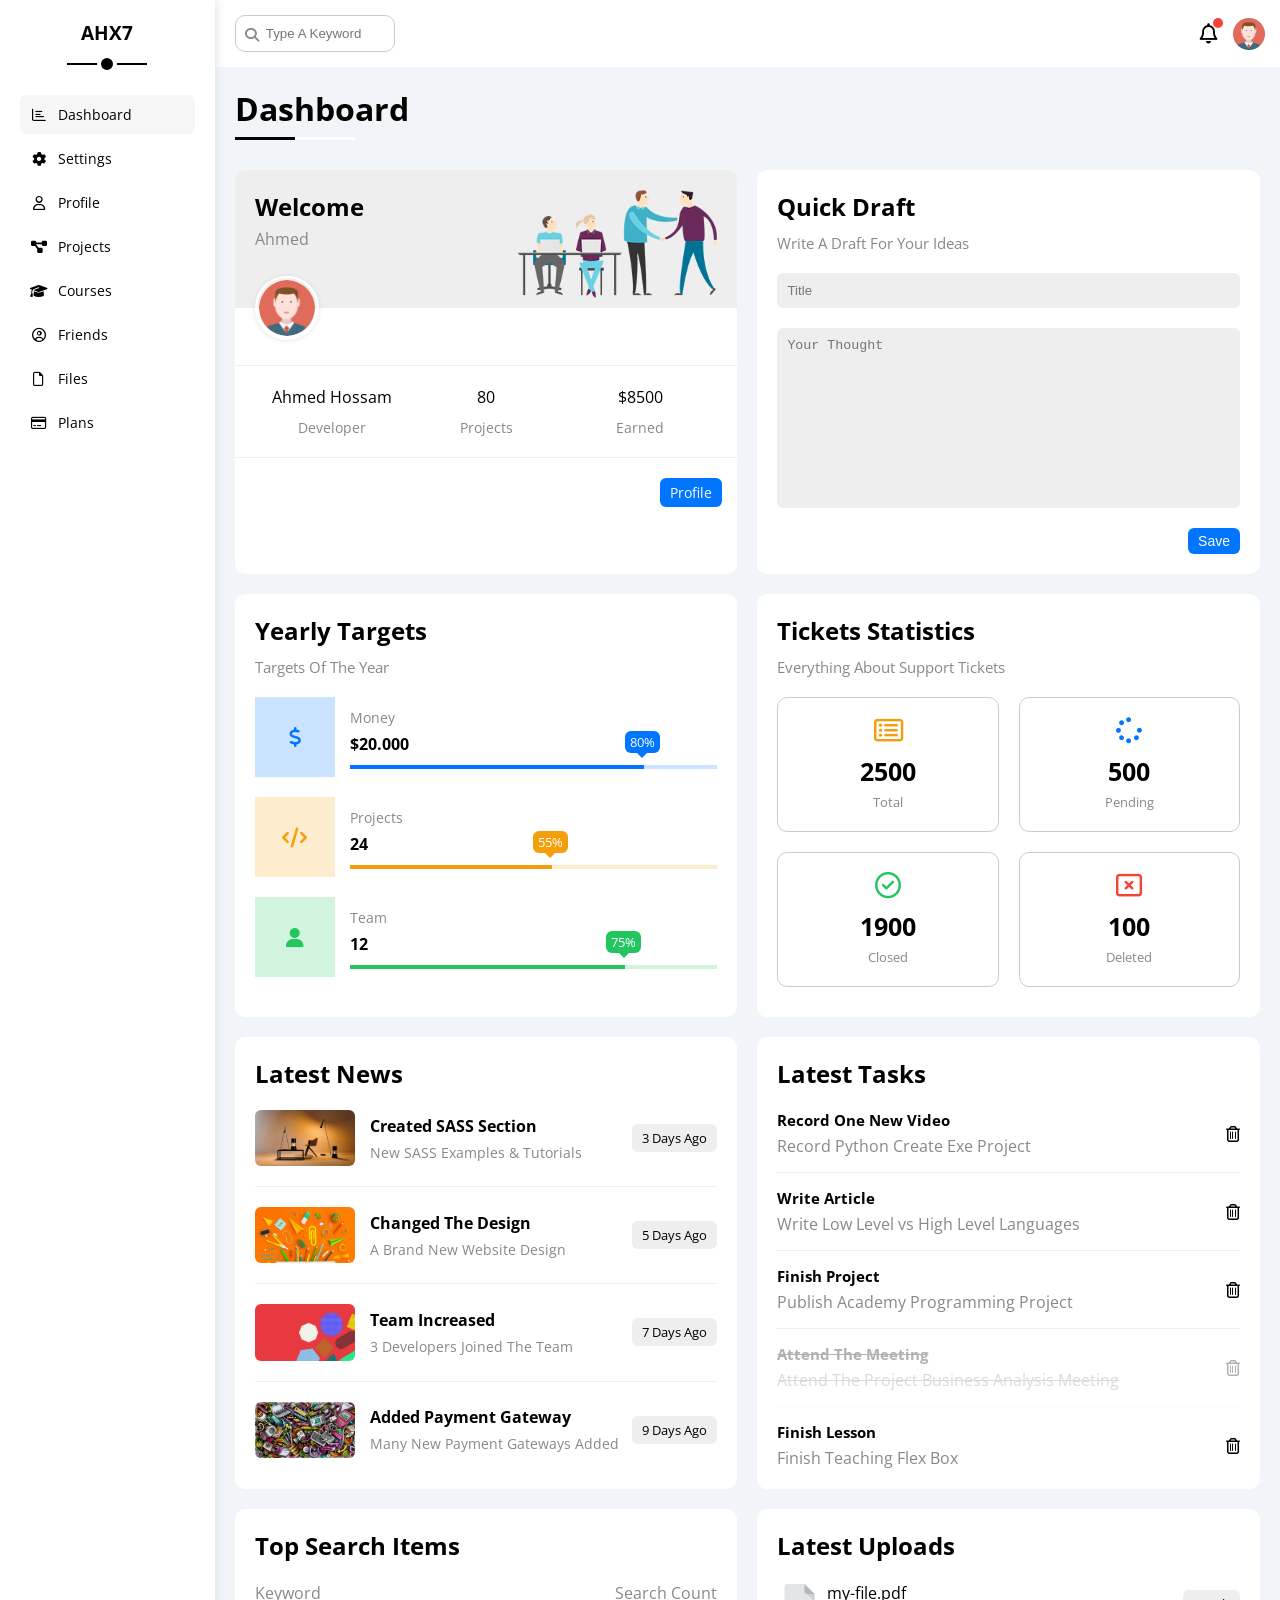
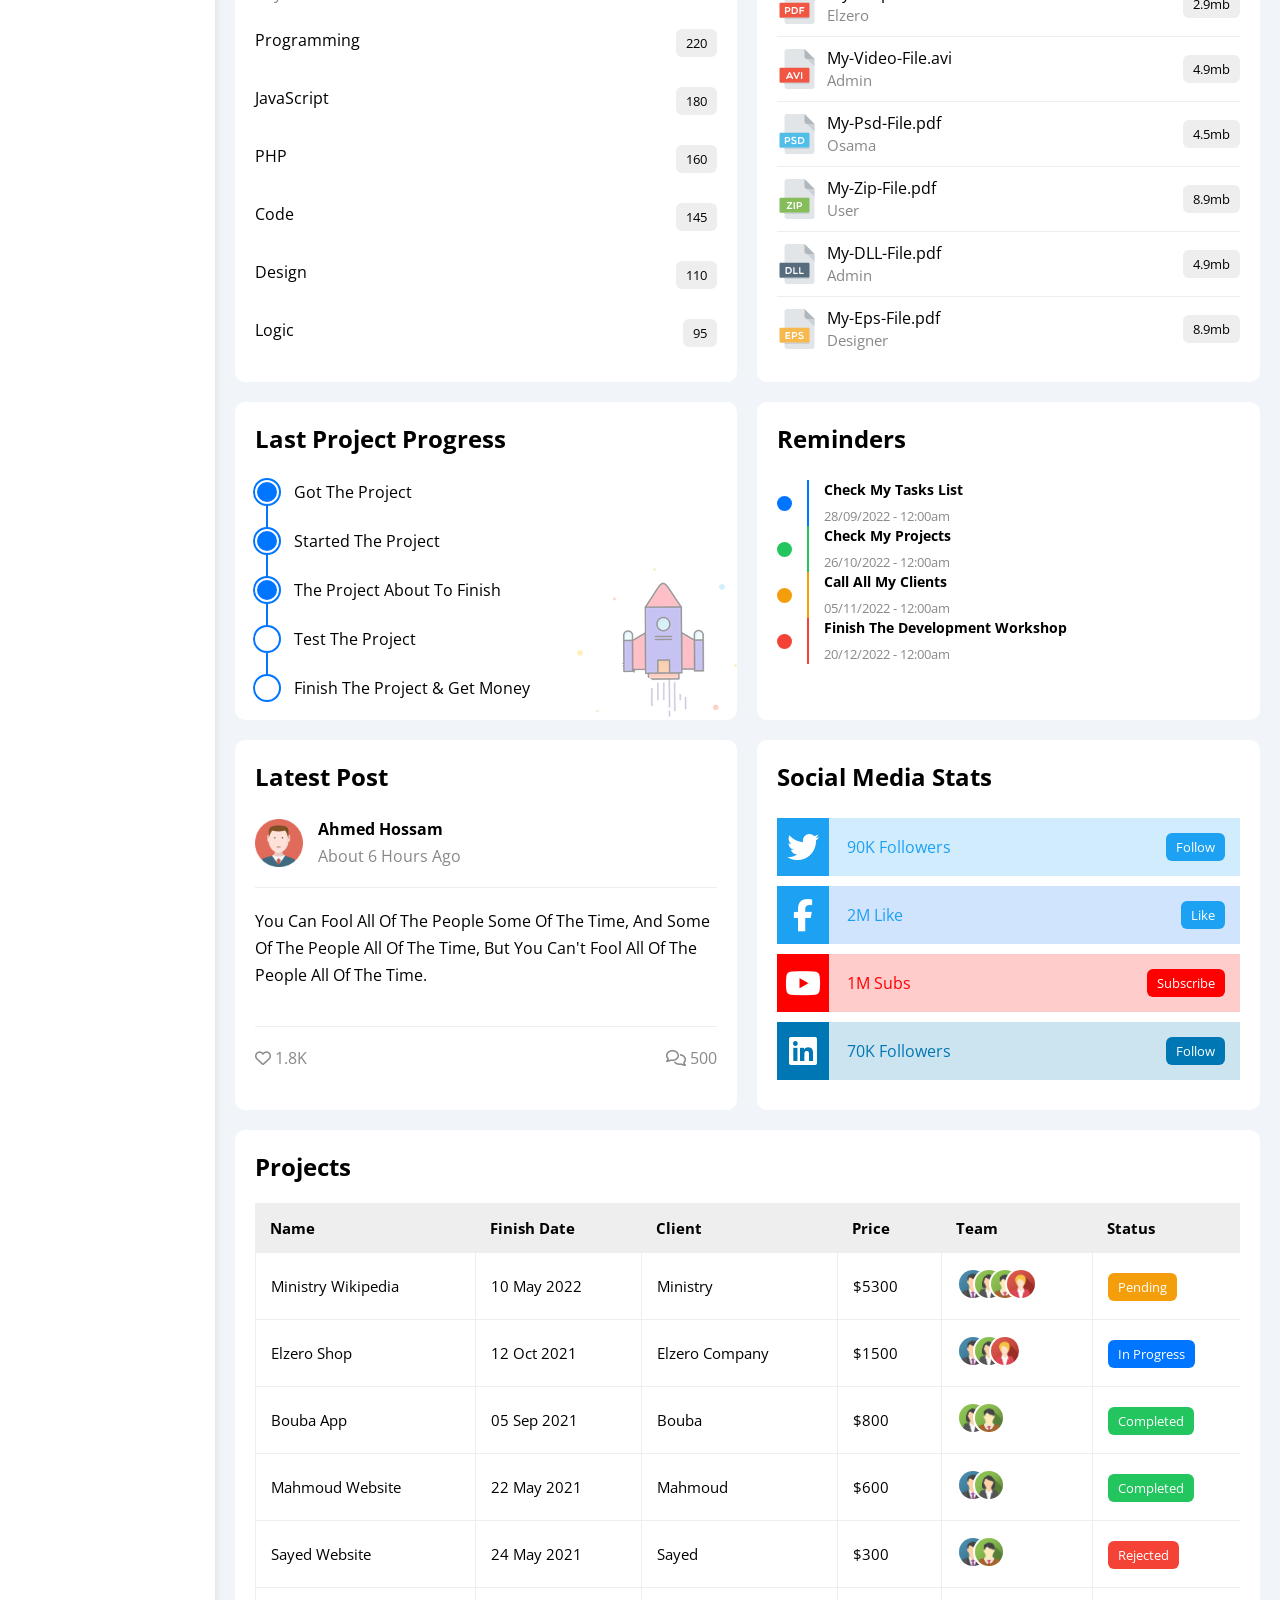
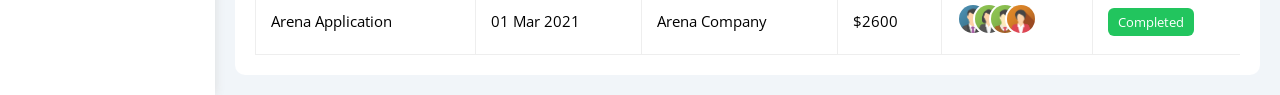
<file: index.html>
<!DOCTYPE html>
<html lang="en">
  <head>
    <meta charset="UTF-8">
    <meta http-equiv="X-UA-Compatible" content="IE=edge">
    <meta name="viewport" content="width=device-width, initial-scale=1.0">
    <title>Dashboard Template 4</title>
    <link rel="stylesheet" href="css/all.min.css">
    <link rel="stylesheet" href="css/framework.css">
    <link rel="stylesheet" href="css/style.css">
    <link rel="preconnect" href="https://fonts.googleapis.com">
    <link rel="preconnect" href="https://fonts.gstatic.com" crossorigin="">
    <link href="https://fonts.googleapis.com/css2?family=Open+Sans:wght@300;500&amp;display=swap" rel="stylesheet">
  </head>
  <body>
    <div class="page d-flex">
      <div class="sidebar bg-white p-20 p-relative">
        <h3 class="p-relative txt-c mt-0">AHX7</h3>
        <ul>
          <li>
              <a class="active txt-c d-flex align-center fs-14 c-black rad-6 p-10" href="index.html">
                <i class="fa-regular fa-chart-bar fa-fw"></i>
                <span class="fs-14 hide-mobile">Dashboard</span>
              </a>
          </li>
          <li>
            <a class="d-flex align-center fs-14 c-black rad-6 p-10" href="settings.html">
              <i class="fa-solid fa-gear fa-fw"></i>
              <span>Settings</span>
            </a>
          </li>
          <li>
            <a class="d-flex align-center fs-14 c-black rad-6 p-10" href="profile.html">
              <i class="fa-regular fa-user fa-fw"></i>
              <span>Profile</span>
            </a>
          </li>
          <li>
            <a class="d-flex align-center fs-14 c-black rad-6 p-10" href="projects.html">
              <i class="fa-solid fa-diagram-project fa-fw"></i>
              <span>Projects</span>
            </a>
          </li>
          <li>
            <a class="d-flex align-center fs-14 c-black rad-6 p-10" href="courses.html">
              <i class="fa-solid fa-graduation-cap fa-fw"></i>
              <span>Courses</span>
            </a>
          </li>
          <li>
            <a class="d-flex align-center fs-14 c-black rad-6 p-10" href="friends.html">
              <i class="fa-regular fa-circle-user fa-fw"></i>
              <span>Friends</span>
            </a>
          </li>
          <li>
            <a class="d-flex align-center fs-14 c-black rad-6 p-10" href="files.html">
              <i class="fa-regular fa-file fa-fw"></i>
              <span>Files</span>
            </a>
          </li>
          <li>
            <a class="d-flex align-center fs-14 c-black rad-6 p-10" href="plans.html">
              <i class="fa-regular fa-credit-card fa-fw"></i>
              <span>Plans</span>
            </a>
          </li>
        </ul> 
      </div>
      <div class="content w-full">
        <!-- Start Head -->
        <div class="head bg-white p-15 between-flex">
          <div class="search p-relative">
            <input class="p-10" type="search" placeholder="Type A Keyword">
          </div>
          <div class="icons d-flex align-center">
            <span class="notification p-relative">
              <i class="fa-regular fa-bell fa-lg"></i>
            </span>
            <img src="image/avatar.png" alt="">
          </div>
        </div>
        <!-- End Head -->
        <h1 class="p-relative">Dashboard</h1>
        <div class="wrapper d-grid gap-20">
          <!-- Start Welcome Widget -->
          <div class="welcome bg-white rad-10 txt-c-mobile block-mobile">
            <div class="intro p-20 d-flex space-between bg-eee">
              <div>
                <h2 class="m-0">Welcome</h2>
                <p class="c-grey mt-5">Ahmed</p>
              </div>
              <img class="hide-mobile" src="image/welcome.png" alt="">
            </div>
            <img src="image/avatar.png" alt="" class="avatar">
            <div class="body txt-c d-flex p-20 mt-20 mb-20 block-mobile">
              <div>Ahmed Hossam <span class="d-block c-grey fs-14 mt-10">Developer</span></div>
              <div>80 <span class="d-block c-grey fs-14 mt-10">Projects</span></div>
              <div>$8500 <span class="d-block c-grey fs-14 mt-10">Earned</span></div>
            </div>
            <a href="profile.html" class="visit d-block fs-14 bg-blue c-white w-fit btn-shape">Profile</a>
          </div> 
          <!-- End Welcome Widget -->
          <!-- Start Quick Draft Widget -->
          <div class="quick-draft p-20 bg-white rad-10">
            <h2 class="mt-0 mb-10">Quick Draft</h2>
            <p class="mt-0 mb-20 c-grey fs-15">Write A Draft For Your Ideas</p>
            <form>
              <input class="d-block mb-20 w-full p-10 b-none bg-eee rad-6" type="text" placeholder="Title">
              <textarea class="d-block mb-20 w-full p-10 b-none bg-eee rad-6" placeholder="Your Thought"></textarea>
              <input class="save d-block fs-14 bg-blue c-white b-none w-fit btn-shape" type="submit" value="Save">
            </form>
          </div>
          <!-- End Quick Draft Widget -->
          <!-- Start Targets Widget -->
          <div class="targets p-20 bg-white rad-10">
            <h2 class="mt-0 mb-10">Yearly Targets</h2>
            <p class="mt-0 mb-20 c-grey fs-15">Targets Of The Year</p>
            <div class="target-row mb-20 blue center-flex">
              <div class="icon center-flex">
                <i class="fa-solid fa-dollar-sign fa-lg c-blue"></i>
              </div>
              <div class="details">
                <span class="fs-14 c-grey">Money</span>
                <span class="d-block mt-5 mb-10 fw-bold">$20.000</span>
                <div class="progress p-relative">
                  <span class="bg-blue blue" style="width: 80%">
                    <span class="bg-blue">80%</span>
                  </span>
                </div>
              </div>
            </div>
            <div class="target-row mb-20 center-flex orange">
              <div class="icon center-flex">
                <i class="fa-solid fa-code fa-lg c-orange"></i>
              </div>
              <div class="details">
                <span class="fs-14 c-grey">Projects</span>
                <span class="d-block mt-5 mb-10 fw-bold">24</span>
                <div class="progress p-relative">
                  <span class="bg-orange orange" style="width: 55%">
                    <span class="bg-orange">55%</span>
                  </span>
                </div>
              </div>
            </div>
            <div class="target-row mb-20 center-flex green">
              <div class="icon center-flex">
                <i class="fa-solid fa-user fa-lg c-green"></i>
              </div>
              <div class="details">
                <span class="fs-14 c-grey">Team</span>
                <span class="d-block mt-5 mb-10 fw-bold">12</span>
                <div class="progress p-relative">
                  <span class="bg-green green" style="width: 75%">
                    <span class="bg-green">75%</span>
                  </span>
                </div>
              </div>
            </div>
          </div>
          <!-- End Targets Widget -->
          <!-- Start Ticket Widget -->
          <div class="tickets p-20 bg-white rad-10">
            <h2 class="mt-0 mb-10">Tickets Statistics</h2>
            <p class="mt-0 mb-20 c-grey fs-15">Everything About Support Tickets</p>
            <div class="d-flex txt-c gap-20 f-wrap">
              <div class="box p-20 rad-10 fs-13 c-grey">
                <i class="fa-regular fa-rectangle-list fa-2x mb-10 c-orange"></i>
                <span class="d-block c-black fw-bold fs-25 mb-5">2500</span>
                Total
              </div>
              <div class="box p-20 rad-10 fs-13 c-grey">
                <i class="fa-solid fa-spinner fa-2x mb-10 c-blue"></i>
                <span class="d-block c-black fw-bold fs-25 mb-5">500</span>
                Pending
              </div>
              <div class="box p-20 rad-10 fs-13 c-grey">
                <i class="fa-regular fa-circle-check fa-2x mb-10 c-green"></i>
                <span class="d-block c-black fw-bold fs-25 mb-5">1900</span>
                Closed
              </div>
              <div class="box p-20 rad-10 fs-13 c-grey">
                <i class="fa-regular fa-rectangle-xmark fa-2x mb-10 c-red"></i>
                <span class="d-block c-black fw-bold fs-25 mb-5">100</span>
                Deleted
              </div>
            </div>
          </div>
          <!-- End Ticket Widget -->
          <!-- Start Latest News Widget -->
          <div class="latest-news p-20 bg-white rad-10 txt-c-mobile">
            <h2 class="mt-0 mb-20">Latest News</h2>
            <div class="news-row d-flex align-center">
              <img src="image/news-01.png" alt="">
              <div class="info">
                <h3>Created SASS Section</h3>
                <p class="m-0 fs-14 c-grey">New SASS Examples &amp; Tutorials</p>
              </div>
              <div class="btn-shape bg-eee fs-13 label">3 Days Ago</div>
            </div>
            <div class="news-row d-flex align-center">
              <img src="image/news-02.png" alt="">
              <div class="info">
                <h3>Changed The Design</h3>
                <p class="m-0 fs-14 c-grey">A Brand New Website Design</p>
              </div>
              <div class="btn-shape bg-eee fs-13 label">5 Days Ago</div>
            </div>
            <div class="news-row d-flex align-center">
              <img src="image/news-03.png" alt="">
              <div class="info">
                <h3>Team Increased</h3>
                <p class="m-0 fs-14 c-grey">3 Developers Joined The Team</p>
              </div>
              <div class="btn-shape bg-eee fs-13 label">7 Days Ago</div>
            </div>
            <div class="news-row d-flex align-center">
              <img src="image/news-04.png" alt="">
              <div class="info">
                <h3>Added Payment Gateway</h3>
                <p class="m-0 fs-14 c-grey">Many New Payment Gateways Added</p>
              </div>
              <div class="btn-shape bg-eee fs-13 label">9 Days Ago</div>
            </div>
          </div>
          <!-- End Latest News Widget -->
          <!-- Start Tasks Widget -->
          <div class="tasks p-20 bg-white rad-10">
            <h2 class="mt-0 mb-20">Latest Tasks</h2>
            <div class="task-row between-flex">
              <div class="info">
                <h3 class="mt-0 mb-5 fs-15">Record One New Video</h3>
                <p class="m-0 c-grey">Record Python Create Exe Project</p>
              </div>
              <i class="fa-regular fa-trash-can delete"></i>
            </div>
            <div class="task-row between-flex">
              <div class="info">
                <h3 class="mt-0 mb-5 fs-15">Write Article</h3>
                <p class="m-0 c-grey">Write Low Level vs High Level Languages</p>
              </div>
              <i class="fa-regular fa-trash-can delete"></i>
            </div>
            <div class="task-row between-flex">
              <div class="info">
                <h3 class="mt-0 mb-5 fs-15">Finish Project</h3>
                <p class="m-0 c-grey">Publish Academy Programming Project</p>
              </div>
              <i class="fa-regular fa-trash-can delete"></i>
            </div>
            <div class="task-row between-flex done">
              <div class="info">
                <h3 class="mt-0 mb-5 fs-15">Attend The Meeting</h3>
                <p class="m-0 c-grey">Attend The Project Business Analysis Meeting</p>
              </div>
              <i class="fa-regular fa-trash-can delete"></i>
            </div>
            <div class="task-row between-flex">
              <div class="info">
                <h3 class="mt-0 mb-5 fs-15">Finish Lesson</h3>
                <p class="m-0 c-grey">Finish Teaching Flex Box</p>
              </div>
              <i class="fa-regular fa-trash-can delete"></i>
            </div>
          </div>
          <!-- End Tasks -->
          <!-- Start Top Search Word Widget -->
          <div class="search-items p-20 bg-white rad-10">
            <h2 class="mt-0 mb-20">Top Search Items</h2>
            <div class="items-head d-flex space-between c-grey mb-10">
              <div>Keyword</div>
              <div>Search Count</div>
            </div>
            <div class="items d-flex space-between pt-15 pb-15">
              <span>Programming</span>
              <span class="bg-eee fs-13 btn-shape">220</span>
            </div>
            <div class="items d-flex space-between pt-15 pb-15">
              <span>JavaScript</span>
              <span class="bg-eee btn-shape fs-13">180</span>
            </div>
            <div class="items d-flex space-between pt-15 pb-15">
              <span>PHP</span>
              <span class="bg-eee btn-shape fs-13">160</span>
            </div>
            <div class="items d-flex space-between pt-15 pb-15">
              <span>Code</span>
              <span class="bg-eee btn-shape fs-13">145</span>
            </div>
            <div class="items d-flex space-between pt-15 pb-15">
              <span>Design</span>
              <span class="bg-eee btn-shape fs-13">110</span>
            </div>
            <div class="items d-flex space-between pt-15 pb-15">
              <span>Logic</span>
              <span class="bg-eee btn-shape fs-13">95</span>
            </div>
          </div>
          <!-- End Top Search Word Widget -->
          <!-- Start Latest Uploads Widget -->
          <div class="latest-uploads p-20 bg-white rad-10">
            <h2 class="mt-0 mb-20">Latest Uploads</h2>
            <ul class="m-0">
              <li class="between-flex pb-10 mb-10">
                <div class="d-flex align-center">
                  <img class="mr-10" src="image/pdf.svg" alt="">
                  <div>
                    <span class="d-block">my-file.pdf</span>
                    <span class="fs-15 c-grey">Elzero</span>
                  </div>
                </div>
                <div class="bg-eee btn-shape fs-13">2.9mb</div>
              </li>
              <li class="between-flex pb-10 mb-10">
                <div class="d-flex align-center">
                  <img class="mr-10" src="image/avi.svg" alt="">
                  <div>
                    <span class="d-block">My-Video-File.avi</span>
                    <span class="fs-15 c-grey">Admin</span>
                  </div>
                </div>
                <div class="bg-eee btn-shape fs-13">4.9mb</div>
              </li>
              <li class="between-flex pb-10 mb-10">
                <div class="d-flex align-center">
                  <img class="mr-10" src="image/psd.svg" alt="">
                  <div>
                    <span class="d-block">My-Psd-File.pdf</span>
                    <span class="fs-15 c-grey">Osama</span>
                  </div>
                </div>
                <div class="bg-eee btn-shape fs-13">4.5mb</div>
              </li>
              <li class="between-flex pb-10 mb-10">
                <div class="d-flex align-center">
                  <img class="mr-10" src="image/zip.svg" alt="">
                  <div>
                    <span class="d-block">My-Zip-File.pdf</span>
                    <span class="fs-15 c-grey">User</span>
                  </div>
                </div>
                <div class="bg-eee btn-shape fs-13">8.9mb</div>
              </li>
              <li class="between-flex pb-10 mb-10">
                <div class="d-flex align-center">
                  <img class="mr-10" src="image/dll.svg" alt="">
                  <div>
                    <span class="d-block">My-DLL-File.pdf</span>
                    <span class="fs-15 c-grey">Admin</span>
                  </div>
                </div>
                <div class="bg-eee btn-shape fs-13">4.9mb</div>
              </li>
              <li class="between-flex">
                <div class="d-flex align-center">
                  <img class="mr-10" src="image/eps.svg" alt="">
                  <div>
                    <span class="d-block">My-Eps-File.pdf</span>
                    <span class="fs-15 c-grey">Designer</span>
                  </div>
                </div>
                <div class="bg-eee btn-shape fs-13">8.9mb</div>
              </li>
            </ul>
          </div>
          <!-- End Latest Uploads Widget -->
          <!-- Start Last Project Progress Widget -->
          <div class="last-project p-20 bg-white rad-10 p-relative">
            <h2 class="mt-0 mb-20">Last Project Progress</h2>
            <ul class="m-0 p-relative">
              <li class="mt-25 d-flex align-center done">Got The Project</li>
              <li class="mt-25 d-flex align-center done">Started The Project</li>
              <li class="mt-25 d-flex align-center done">The Project About To Finish</li>
              <li class="mt-25 d-flex align-center current">Test The Project</li>
              <li class="mt-25 d-flex align-center">Finish The Project &amp; Get Money</li>
            </ul>
            <img class="launch-icon hide-mobile" src="image/project.png" alt="">
          </div>
          <!-- End Last Project Progress Widget -->
          <!-- Start Reminders Widget -->
          <div class="reminders p-20 bg-white rad-10 p-relative">
            <h2 class="mt-0 mb-25">Reminders</h2>
            <ul class="m-0">
              <li class="d-flex align-center mt-15">
                <span class="key bg-blue mr-15 d-block rad-half"></span>
                <div class="pl-15 blue">
                  <p class="fs-14 fw-bold mt-0 mb-5">Check My Tasks List</p>
                  <span class="fs-13 c-grey">28/09/2022 - 12:00am</span>
                </div>
              </li>
              <li class="d-flex align-center mt-15">
                <span class="key bg-green mr-15 d-block rad-half"></span>
                <div class="pl-15 green">
                  <p class="fs-14 fw-bold mt-0 mb-5">Check My Projects</p>
                  <span class="fs-13 c-grey">26/10/2022 - 12:00am</span>
                </div>
              </li>
              <li class="d-flex align-center mt-15">
                <span class="key bg-orange mr-15 d-block rad-half"></span>
                <div class="pl-15 orange">
                  <p class="fs-14 fw-bold mt-0 mb-5">Call All My Clients</p>
                  <span class="fs-13 c-grey">05/11/2022 - 12:00am</span>
                </div>
              </li>
              <li class="d-flex align-center mt-15">
                <span class="key bg-red mr-15 d-block rad-half"></span>
                <div class="pl-15 red">
                  <p class="fs-14 fw-bold mt-0 mb-5">Finish The Development Workshop</p>
                  <span class="fs-13 c-grey">20/12/2022 - 12:00am</span>
                </div>
              </li>
            </ul>
          </div>
          <!-- End Reminders Widget -->
          <!-- Start Latest Post Widget -->
          <div class="latest-post p-20 bg-white rad-10 p-relative">
            <h2 class="mt-0 mb-25">Latest Post</h2>
            <div class="top d-flex align-center">
              <img class="avatar mr-15" src="image/avatar.png" alt="">
              <div class="info">
                <span class="d-block mb-5 fw-bold">Ahmed Hossam</span>
                <span class="c-grey">About 6 Hours Ago</span>
              </div>
            </div>
            <div class="post-content txt-c-mobile pt-20 pb-20 mt-20 mb-20">
              You can fool all of the people some of the time, and some of the people all of the time, but you can't
              fool all of the people all of the time.
            </div>
            <div class="post-stats between-flex c-grey">
              <div>
                <i class="fa-regular fa-heart"></i>
                <span>1.8K</span>
              </div>
              <div>
                <i class="fa-regular fa-comments"></i>
                <span>500</span>
              </div>
            </div>
          </div>
          <!-- End Latest Post Widget -->
          <!-- Start Social Media Stats Widget -->
          <div class="social-media p-20 bg-white rad-10 p-relative">
            <h2 class="mt-0 mb-25">Social Media Stats</h2>
            <div class="box twitter p-15 p-relative mb-10 between-flex">
              <i class="fa-brands fa-twitter fa-2x c-white h-full center-flex"></i>
              <span>90K Followers</span>
              <a class="fs-13 c-white btn-shape" href="#">Follow</a>
            </div>
            <div class="box facebook p-15 p-relative mb-10 between-flex">
              <i class="fa-brands fa-facebook-f fa-2x c-white h-full center-flex"></i>
              <span>2M Like</span>
              <a class="fs-13 c-white btn-shape" href="#">Like</a>
            </div>
            <div class="box youtube p-15 p-relative mb-10 between-flex">
              <i class="fa-brands fa-youtube fa-2x c-white h-full center-flex"></i>
              <span>1M Subs</span>
              <a class="fs-13 c-white btn-shape" href="#">Subscribe</a>
            </div>
            <div class="box linkedin p-15 p-relative mb-10 between-flex">
              <i class="fa-brands fa-linkedin fa-2x c-white h-full center-flex"></i>
              <span>70K Followers</span>
              <a class="fs-13 c-white btn-shape" href="#">Follow</a>
            </div>
          </div>
          <!-- Start End Media Stats Widget -->
        </div>
        <!-- Start Projects Table -->
        <div class="projects p-20 bg-white rad-10 m-20">
          <h2 class="mt-0 mb-20">Projects</h2>
          <div class="responsive-table">
            <table class="fs-15 w-full">
              <thead>
                <tr>
                  <td>Name</td>
                  <td>Finish Date</td>
                  <td>Client</td>
                  <td>Price</td>
                  <td>Team</td>
                  <td>Status</td>
                </tr>
              </thead>
              <tbody>
                <tr>
                  <td>Ministry Wikipedia</td>
                  <td>10 May 2022</td>
                  <td>Ministry</td>
                  <td>$5300</td>
                  <td>
                    <img src="image/team-01.png" alt="">
                    <img src="image/team-02.png" alt="">
                    <img src="image/team-03.png" alt="">
                    <img src="image/team-05.png" alt="">
                  </td>
                  <td>
                    <span class="label fs-13 btn-shape bg-orange c-white">Pending</span>
                  </td>
                </tr>
                <tr>
                  <td>Elzero Shop</td>
                  <td>12 Oct 2021</td>
                  <td>Elzero Company</td>
                  <td>$1500</td>
                  <td>
                    <img src="image/team-01.png" alt="">
                    <img src="image/team-02.png" alt="">
                    <img src="image/team-05.png" alt="">
                  </td>
                  <td><span class="label fs-13 btn-shape bg-blue c-white">In Progress</span></td>
                </tr>
                <tr>
                  <td>Bouba App</td>
                  <td>05 Sep 2021</td>
                  <td>Bouba</td>
                  <td>$800</td>
                  <td>
                    <img src="image/team-02.png" alt="">
                    <img src="image/team-03.png" alt="">
                  </td>
                  <td><span class="label fs-13 btn-shape bg-green c-white">Completed</span></td>
                </tr>
                <tr>
                  <td>Mahmoud Website</td>
                  <td>22 May 2021</td>
                  <td>Mahmoud</td>
                  <td>$600</td>
                  <td>
                    <img src="image/team-01.png" alt="">
                    <img src="image/team-02.png" alt="">
                  </td>
                  <td><span class="label fs-13 btn-shape bg-green c-white">Completed</span></td>
                </tr>
                <tr>
                  <td>Sayed Website</td>
                  <td>24 May 2021</td>
                  <td>Sayed</td>
                  <td>$300</td>
                  <td>
                    <img src="image/team-01.png" alt="">
                    <img src="image/team-03.png" alt="">
                  </td>
                  <td><span class="label fs-13 btn-shape bg-red c-white">Rejected</span></td>
                </tr>
                <tr>
                  <td>Arena Application</td>
                  <td>01 Mar 2021</td>
                  <td>Arena Company</td>
                  <td>$2600</td>
                  <td>
                    <img src="image/team-01.png" alt="">
                    <img src="image/team-02.png" alt="">
                    <img src="image/team-03.png" alt="">
                    <img src="image/team-04.png" alt="">
                  </td>
                  <td><span class="label fs-13 btn-shape bg-green c-white">Completed</span></td>
                </tr>
              </tbody>
            </table>
          </div>
        </div>
        <!-- End Projects Table -->
      </div>
    </div>
    <!-- <div style="all: unset;"><div style="all: unset;"></div></div> -->
</body>
</html>
</file>
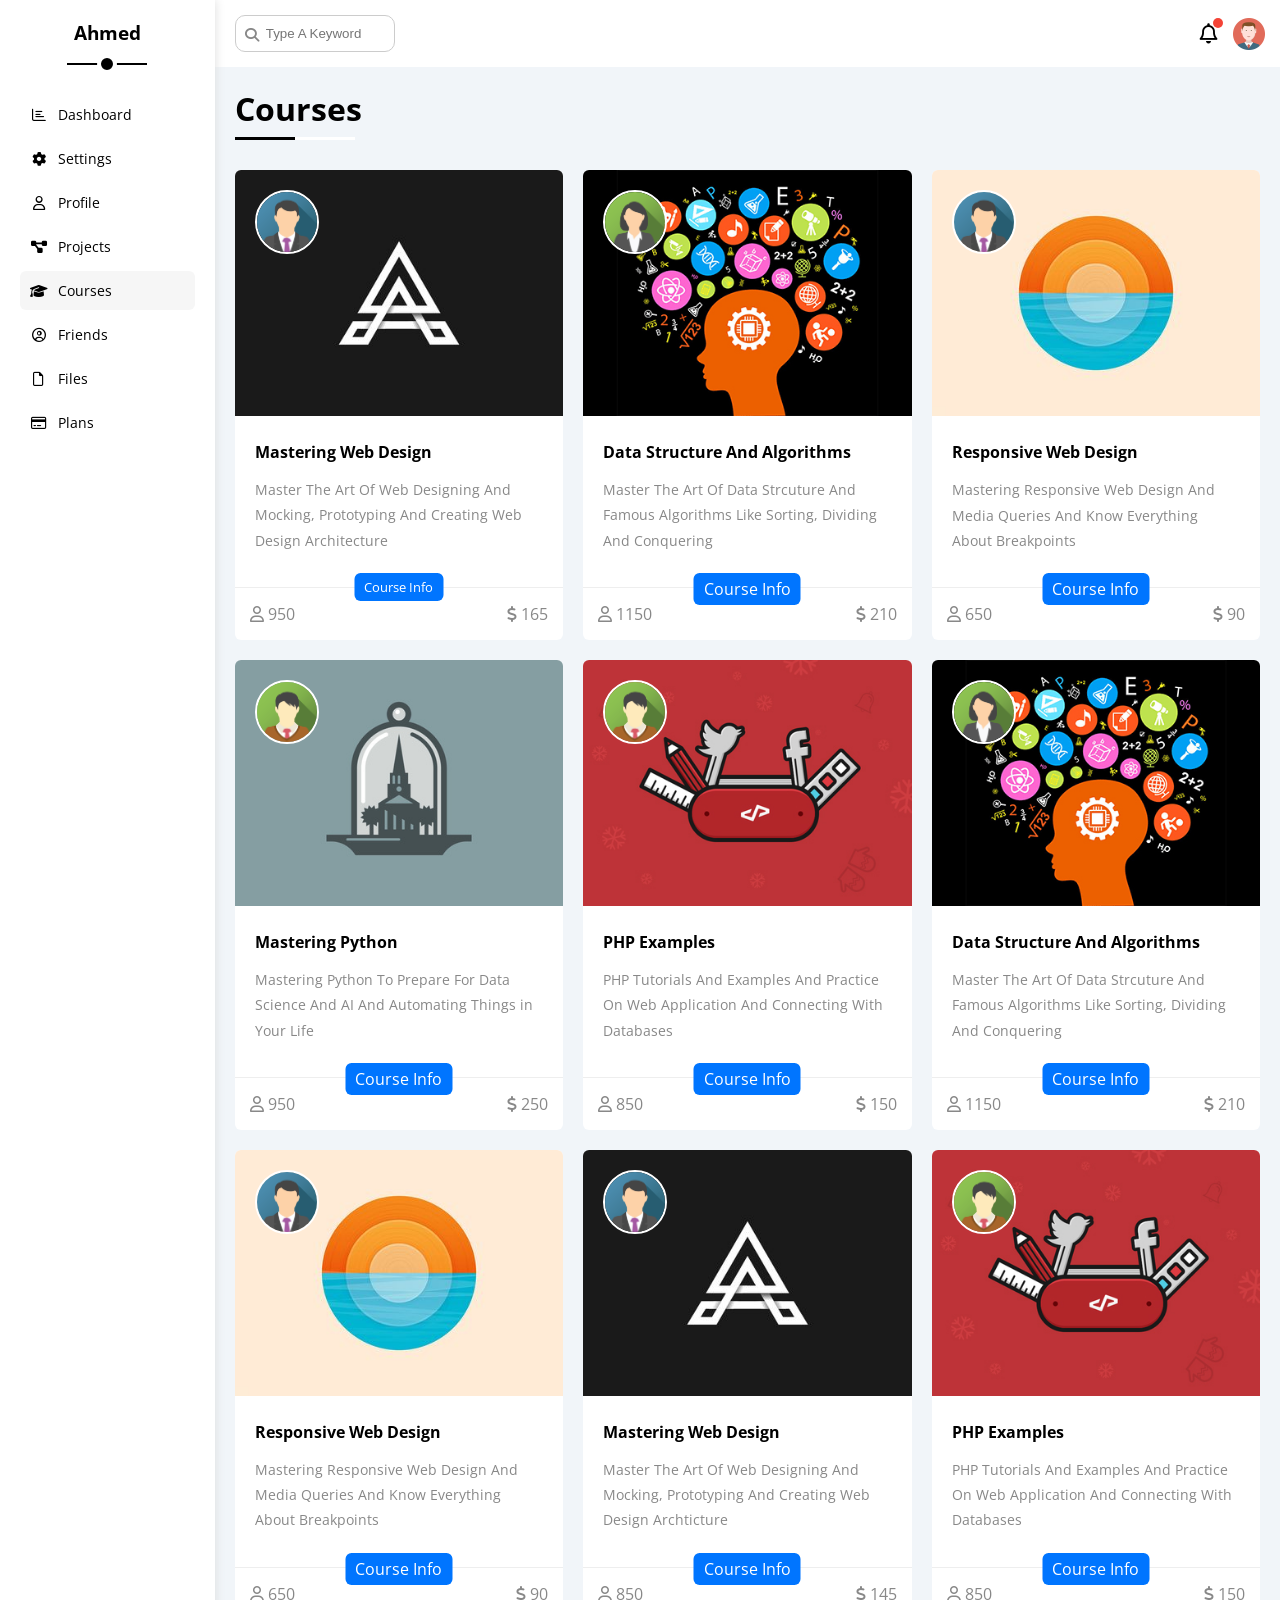
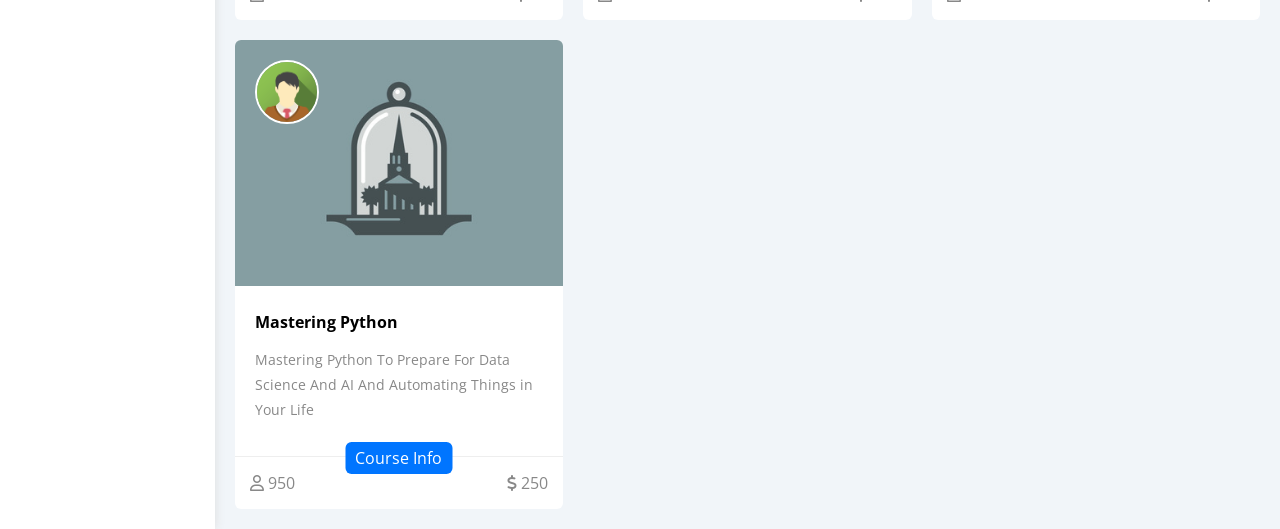
<file: courses.html>
<!DOCTYPE html>
<html lang="en">
    <head>
        <meta charset="UTF-8">
        <meta name="viewport" content="width=device-width, initial-scale=1.0">
        <head>
            <meta charset="UTF-8">
            <meta http-equiv="X-UA-Compatible" content="IE=edge">
            <meta name="viewport" content="width=device-width, initial-scale=1.0">
            <title>Courses</title>
            <link rel="stylesheet" href="css/all.min.css">
            <link rel="stylesheet" href="css/framework.css">
            <link rel="stylesheet" href="css/style.css">
            <link rel="preconnect" href="https://fonts.googleapis.com">
            <link rel="preconnect" href="https://fonts.gstatic.com" crossorigin="">
            <link href="https://fonts.googleapis.com/css2?family=Open+Sans:wght@300;500&amp;display=swap" rel="stylesheet">
        </head>
    </head>
    <body>
        <div class="page d-flex">
            <div class="sidebar bg-white p-20 p-relative">
              <h3 class="p-relative txt-c mt-0">Ahmed</h3>
              <ul>
                <li>
                  <a class="d-flex align-center fs-14 c-black rad-6 p-10" href="index.html">
                    <i class="fa-regular fa-chart-bar fa-fw"></i>
                    <span>Dashboard</span>
                  </a>
                </li>
                <li>
                  <a class="d-flex align-center fs-14 c-black rad-6 p-10" href="settings.html">
                    <i class="fa-solid fa-gear fa-fw"></i>
                    <span>Settings</span>
                  </a>
                </li>
                <li>
                  <a class="d-flex align-center fs-14 c-black rad-6 p-10" href="profile.html">
                    <i class="fa-regular fa-user fa-fw"></i>
                    <span>Profile</span>
                  </a>
                </li>
                <li>
                  <a class="d-flex align-center fs-14 c-black rad-6 p-10" href="projects.html">
                    <i class="fa-solid fa-diagram-project fa-fw"></i>
                    <span>Projects</span>
                  </a>
                </li>
                <li>
                  <a class="active d-flex align-center fs-14 c-black rad-6 p-10" href="courses.html">
                    <i class="fa-solid fa-graduation-cap fa-fw"></i>
                    <span>Courses</span>
                  </a>
                </li>
                <li>
                  <a class="d-flex align-center fs-14 c-black rad-6 p-10" href="friends.html">
                    <i class="fa-regular fa-circle-user fa-fw"></i>
                    <span>Friends</span>
                  </a>
                </li>
                <li>
                  <a class="d-flex align-center fs-14 c-black rad-6 p-10" href="files.html">
                    <i class="fa-regular fa-file fa-fw"></i>
                    <span>Files</span>
                  </a>
                </li>
                <li>
                  <a class="d-flex align-center fs-14 c-black rad-6 p-10" href="plans.html">
                    <i class="fa-regular fa-credit-card fa-fw"></i>
                    <span>Plans</span>
                  </a>
                </li>
              </ul>
            </div>
            <div class="content w-full">
              <!-- Start Head -->
              <div class="head bg-white p-15 between-flex">
                <div class="search p-relative">
                  <input class="p-10" type="search" placeholder="Type A Keyword">
                </div>
                <div class="icons d-flex align-center">
                  <span class="notification p-relative">
                    <i class="fa-regular fa-bell fa-lg"></i>
                  </span>
                  <img src="image/avatar.png" alt="">
                </div>
              </div>
              <!-- End Head -->
              <h1 class="p-relative">Courses</h1>
              <div class="courses-page d-grid m-20 gap-20">
                <div class="course bg-white rad-6 p-relative">
                  <img class="cover" src="image/course-01.jpg" alt="">
                  <img class="instructor" src="image/team-01.png" alt="">
                  <div class="p-20">
                    <h4 class="m-0">Mastering Web Design</h4>
                    <p class="description c-grey mt-15 fs-14">
                      Master The Art Of Web Designing And Mocking, Prototyping And Creating Web Design Architecture
                    </p>
                  </div>
                  <div class="info p-15 p-relative between-flex">
                    <span class="title fs-13 bg-blue c-white btn-shape">Course Info</span>
                    <span class="c-grey">
                      <i class="fa-regular fa-user"></i>
                      950
                    </span>
                    <span class="c-grey">
                      <i class="fa-solid fa-dollar-sign"></i>
                      165
                    </span>
                  </div>
                </div>
                <div class="course bg-white rad-6 p-relative">
                  <img class="cover" src="image/course-02.jpg" alt="">
                  <img class="instructor" src="image/team-02.png" alt="">
                  <div class="p-20">
                    <h4 class="m-0">Data Structure And Algorithms</h4>
                    <p class="description c-grey mt-15 fs-14">
                      Master The Art Of Data Strcuture And Famous Algorithms Like Sorting, Dividing And Conquering
                    </p>
                  </div>
                  <div class="info p-15 p-relative between-flex">
                    <span class="title bg-blue c-white btn-shape">Course Info</span>
                    <span class="c-grey"> <i class="fa-regular fa-user"></i> 1150</span>
                    <span class="c-grey"><i class="fa-solid fa-dollar-sign"></i> 210</span>
                  </div>
                </div>
                <div class="course bg-white rad-6 p-relative">
                  <img class="cover" src="image/course-03.jpg" alt="">
                  <img class="instructor" src="image/team-01.png" alt="">
                  <div class="p-20">
                    <h4 class="m-0">Responsive Web Design</h4>
                    <p class="description c-grey mt-15 fs-14">
                      Mastering Responsive Web Design And Media Queries And Know Everything About Breakpoints
                    </p>
                  </div>
                  <div class="info p-15 p-relative between-flex">
                    <span class="title bg-blue c-white btn-shape">Course Info</span>
                    <span class="c-grey"> <i class="fa-regular fa-user"></i> 650</span>
                    <span class="c-grey"><i class="fa-solid fa-dollar-sign"></i> 90</span>
                  </div>
                </div>
                <div class="course bg-white rad-6 p-relative">
                  <img class="cover" src="image/course-04.jpg" alt="">
                  <img class="instructor" src="image/team-03.png" alt="">
                  <div class="p-20">
                    <h4 class="m-0">Mastering Python</h4>
                    <p class="description c-grey mt-15 fs-14">
                      Mastering Python To Prepare For Data Science And AI And Automating Things in Your Life
                    </p>
                  </div>
                  <div class="info p-15 p-relative between-flex">
                    <span class="title bg-blue c-white btn-shape">Course Info</span>
                    <span class="c-grey"> <i class="fa-regular fa-user"></i> 950</span>
                    <span class="c-grey"><i class="fa-solid fa-dollar-sign"></i> 250</span>
                  </div>
                </div>
                <div class="course bg-white rad-6 p-relative">
                  <img class="cover" src="image/course-05.jpg" alt="">
                  <img class="instructor" src="image/team-03.png" alt="">
                  <div class="p-20">
                    <h4 class="m-0">PHP Examples</h4>
                    <p class="description c-grey mt-15 fs-14">
                      PHP Tutorials And Examples And Practice On Web Application And Connecting With Databases
                    </p>
                  </div>
                  <div class="info p-15 p-relative between-flex">
                    <span class="title bg-blue c-white btn-shape">Course Info</span>
                    <span class="c-grey"> <i class="fa-regular fa-user"></i> 850</span>
                    <span class="c-grey"><i class="fa-solid fa-dollar-sign"></i> 150</span>
                  </div>
                </div>
                <div class="course bg-white rad-6 p-relative">
                  <img class="cover" src="image/course-02.jpg" alt="">
                  <img class="instructor" src="image/team-02.png" alt="">
                  <div class="p-20">
                    <h4 class="m-0">Data Structure And Algorithms</h4>
                    <p class="description c-grey mt-15 fs-14">
                      Master The Art Of Data Strcuture And Famous Algorithms Like Sorting, Dividing And Conquering
                    </p>
                  </div>
                  <div class="info p-15 p-relative between-flex">
                    <span class="title bg-blue c-white btn-shape">Course Info</span>
                    <span class="c-grey"> <i class="fa-regular fa-user"></i> 1150</span>
                    <span class="c-grey"><i class="fa-solid fa-dollar-sign"></i> 210</span>
                  </div>
                </div>
                <div class="course bg-white rad-6 p-relative">
                  <img class="cover" src="image/course-03.jpg" alt="">
                  <img class="instructor" src="image/team-01.png" alt="">
                  <div class="p-20">
                    <h4 class="m-0">Responsive Web Design</h4>
                    <p class="description c-grey mt-15 fs-14">
                      Mastering Responsive Web Design And Media Queries And Know Everything About Breakpoints
                    </p>
                  </div>
                  <div class="info p-15 p-relative between-flex">
                    <span class="title bg-blue c-white btn-shape">Course Info</span>
                    <span class="c-grey"> <i class="fa-regular fa-user"></i> 650</span>
                    <span class="c-grey"><i class="fa-solid fa-dollar-sign"></i> 90</span>
                  </div>
                </div>
                <div class="course bg-white rad-6 p-relative">
                  <img class="cover" src="image/course-01.jpg" alt="">
                  <img class="instructor" src="image/team-01.png" alt="">
                  <div class="p-20">
                    <h4 class="m-0">Mastering Web Design</h4>
                    <p class="description c-grey mt-15 fs-14">
                      Master The Art Of Web Designing And Mocking, Prototyping And Creating Web Design Archticture
                    </p>
                  </div>
                  <div class="info p-15 p-relative between-flex">
                    <span class="title bg-blue c-white btn-shape">Course Info</span>
                    <span class="c-grey"> <i class="fa-regular fa-user"></i> 850</span>
                    <span class="c-grey"><i class="fa-solid fa-dollar-sign"></i> 145</span>
                  </div>
                </div>
                <div class="course bg-white rad-6 p-relative">
                  <img class="cover" src="image/course-05.jpg" alt="">
                  <img class="instructor" src="image/team-03.png" alt="">
                  <div class="p-20">
                    <h4 class="m-0">PHP Examples</h4>
                    <p class="description c-grey mt-15 fs-14">
                      PHP Tutorials And Examples And Practice On Web Application And Connecting With Databases
                    </p>
                  </div>
                  <div class="info p-15 p-relative between-flex">
                    <span class="title bg-blue c-white btn-shape">Course Info</span>
                    <span class="c-grey"> <i class="fa-regular fa-user"></i> 850</span>
                    <span class="c-grey"><i class="fa-solid fa-dollar-sign"></i> 150</span>
                  </div>
                </div>
                <div class="course bg-white rad-6 p-relative">
                  <img class="cover" src="image/course-04.jpg" alt="">
                  <img class="instructor" src="image/team-03.png" alt="">
                  <div class="p-20">
                    <h4 class="m-0">Mastering Python</h4>
                    <p class="description c-grey mt-15 fs-14">
                      Mastering Python To Prepare For Data Science And AI And Automating Things in Your Life
                    </p>
                  </div>
                  <div class="info p-15 p-relative between-flex">
                    <span class="title bg-blue c-white btn-shape">Course Info</span>
                    <span class="c-grey"> <i class="fa-regular fa-user"></i> 950</span>
                    <span class="c-grey"><i class="fa-solid fa-dollar-sign"></i> 250</span>
                  </div>
                </div>
              </div>
            </div>
          </div>
    </body>
</html>
</file>
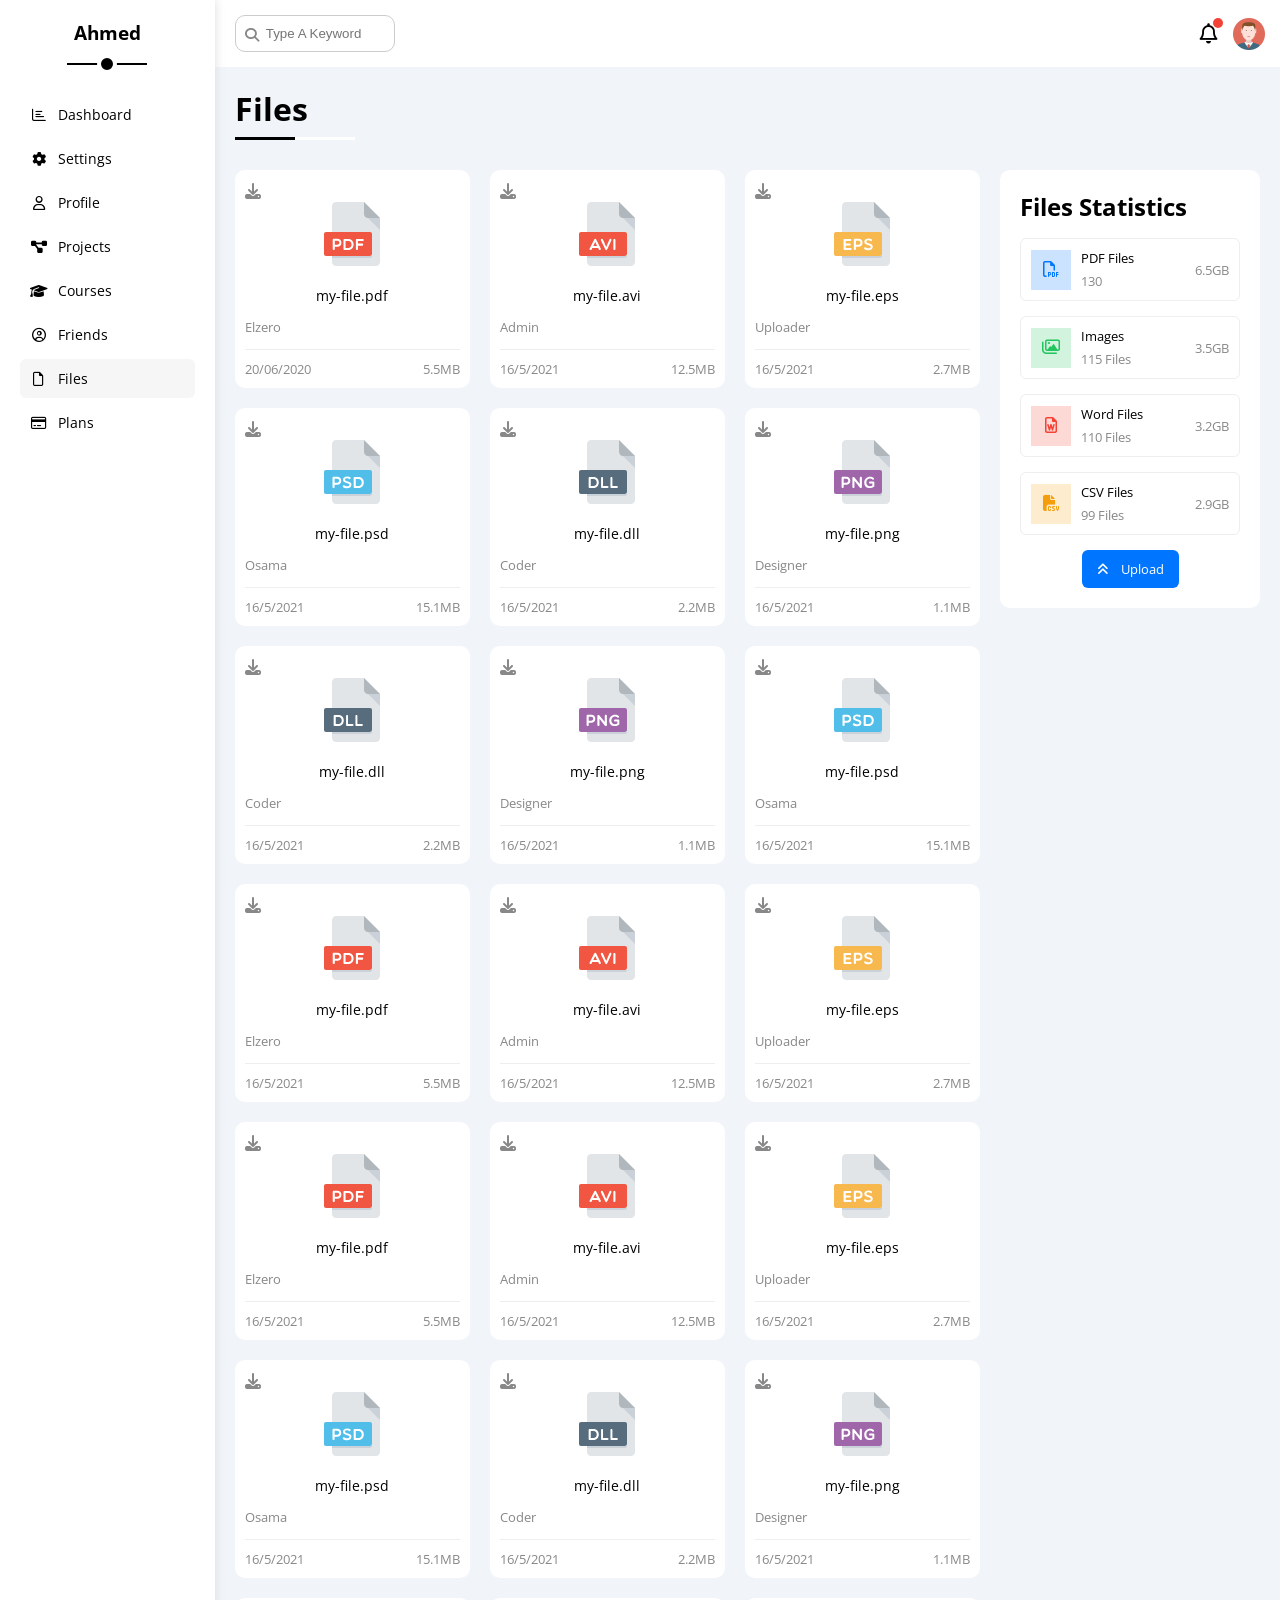
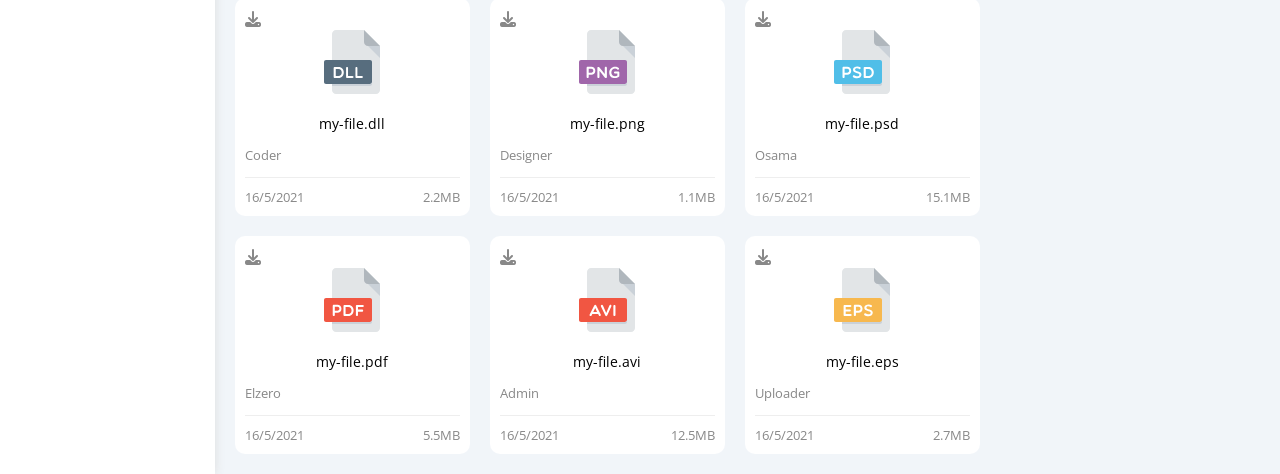
<file: files.html>
<!DOCTYPE html>
<html lang="en">
    <head>
        <meta charset="UTF-8">
        <meta http-equiv="X-UA-Compatible" content="IE=edge">
        <meta name="viewport" content="width=device-width, initial-scale=1.0">
        <title>Files Template 4 </title>
        <link rel="stylesheet" href="css/all.min.css">
        <link rel="stylesheet" href="css/framework.css">
        <link rel="stylesheet" href="css/style.css">
        <link rel="preconnect" href="https://fonts.googleapis.com">
        <link rel="preconnect" href="https://fonts.gstatic.com" crossorigin="">
        <link href="https://fonts.googleapis.com/css2?family=Open+Sans:wght@300;500&amp;display=swap" rel="stylesheet">
    </head>
    <body>
        <div class="page d-flex">
            <div class="sidebar bg-white p-20 p-relative">
              <h3 class="p-relative txt-c mt-0">Ahmed</h3>
              <ul>
                <li>
                  <a class="d-flex align-center fs-14 c-black rad-6 p-10" href="index.html">
                    <i class="fa-regular fa-chart-bar fa-fw"></i>
                    <span>Dashboard</span>
                  </a>
                </li>
                <li>
                  <a class="d-flex align-center fs-14 c-black rad-6 p-10" href="settings.html">
                    <i class="fa-solid fa-gear fa-fw"></i>
                    <span>Settings</span>
                  </a>
                </li>
                <li>
                  <a class="d-flex align-center fs-14 c-black rad-6 p-10" href="profile.html">
                    <i class="fa-regular fa-user fa-fw"></i>
                    <span>Profile</span>
                  </a>
                </li>
                <li>
                  <a class="d-flex align-center fs-14 c-black rad-6 p-10" href="projects.html">
                    <i class="fa-solid fa-diagram-project fa-fw"></i>
                    <span>Projects</span>
                  </a>
                </li>
                <li>
                  <a class="d-flex align-center fs-14 c-black rad-6 p-10" href="courses.html">
                    <i class="fa-solid fa-graduation-cap fa-fw"></i>
                    <span>Courses</span>
                  </a>
                </li>
                <li>
                  <a class="d-flex align-center fs-14 c-black rad-6 p-10" href="friends.html">
                    <i class="fa-regular fa-circle-user fa-fw"></i>
                    <span>Friends</span>
                  </a>
                </li>
                <li>
                  <a class="active d-flex align-center fs-14 c-black rad-6 p-10" href="files.html">
                    <i class="fa-regular fa-file fa-fw"></i>
                    <span>Files</span>
                  </a>
                </li>
                <li>
                  <a class="d-flex align-center fs-14 c-black rad-6 p-10" href="plans.html">
                    <i class="fa-regular fa-credit-card fa-fw"></i>
                    <span>Plans</span>
                  </a>
                </li>
              </ul>
            </div>
            <div class="content w-full">
              <!-- Start Head -->
              <div class="head bg-white p-15 between-flex">
                <div class="search p-relative">
                  <input class="p-10" type="search" placeholder="Type A Keyword">
                </div>
                <div class="icons d-flex align-center">
                  <span class="notification p-relative">
                    <i class="fa-regular fa-bell fa-lg"></i>
                  </span>
                  <img src="image/avatar.png" alt="">
                </div>
              </div>
              <!-- End Head -->
              <h1 class="p-relative">Files</h1>
              <div class="files-page d-flex m-20 gap-20">
                <div class="files-stats p-20 bg-white rad-10">
                  <h2 class="mt-0 mb-15 txt-c-mobile">Files Statistics</h2>
                  <div class="d-flex align-center border-eee p-10 rad-6 mb-15 fs-13">
                    <i class="fa-regular fa-file-pdf fa-lg blue center-flex c-blue icon"></i>
                    <div class="info">
                      <span>PDF Files</span>
                      <span class="c-grey d-block mt-5">130</span>
                    </div>
                    <div class="size c-grey">6.5GB</div>
                  </div>
                  <div class="d-flex align-center border-eee p-10 rad-6 mb-15 fs-13">
                    <i class="fa-regular fa-images fa-lg green center-flex c-green icon"></i>
                    <div class="info">
                      <span>Images</span>
                      <span class="c-grey d-block mt-5">115 Files</span>
                    </div>
                    <div class="size c-grey">3.5GB</div>
                  </div>
                  <div class="d-flex align-center border-eee p-10 rad-6 mb-15 fs-13">
                    <i class="fa-regular fa-file-word fa-lg red center-flex c-red icon"></i>
                    <div class="info">
                      <span>Word Files</span>
                      <span class="c-grey d-block mt-5">110 Files</span>
                    </div>
                    <div class="size c-grey">3.2GB</div>
                  </div>
                  <div class="d-flex align-center border-eee p-10 rad-6 fs-13">
                    <i class="fa-solid fa-file-csv fa-lg orange center-flex c-orange icon"></i>
                    <div class="info">
                      <span>CSV Files</span>
                      <span class="c-grey d-block mt-5">99 Files</span>
                    </div>
                    <div class="size c-grey">2.9GB</div>
                  </div>
                  <a class="upload bg-blue c-white fs-13 rad-6 d-block w-fit" href="#">
                    <i class="fa-solid fa-angles-up mr-10"></i>
                    Upload
                  </a>
                </div>
                <div class="files-content d-grid gap-20">
                  <div class="file bg-white p-10 rad-10">
                    <i class="fa-solid fa-download c-grey p-absolute"></i>
                    <div class="icon txt-c">
                      <img class="mt-15 mb-15" src="image/pdf.svg" alt="">
                    </div>
                    <div class="txt-c mb-10 fs-14">my-file.pdf</div>
                    <p class="c-grey fs-13">Elzero</p>
                    <div class="info between-flex mt-10 pt-10 fs-13 c-grey">
                      <span>20/06/2020</span>
                      <span>5.5MB</span>
                    </div>
                  </div>
                  <div class="file bg-white p-10 rad-10">
                    <i class="fa-solid fa-download c-grey p-absolute"></i>
                    <div class="icon txt-c">
                      <img class="mt-15 mb-15" src="image/avi.svg" alt="">
                    </div>
                    <div class="txt-c mb-10 fs-14">my-file.avi</div>
                    <p class="c-grey fs-13">Admin</p>
                    <div class="info between-flex mt-10 pt-10 fs-13 c-grey">
                      <span>16/5/2021</span>
                      <span>12.5MB</span>
                    </div>
                  </div>
                  <div class="file bg-white p-10 rad-10">
                    <i class="fa-solid fa-download c-grey p-absolute"></i>
                    <div class="icon txt-c">
                      <img class="mt-15 mb-15" src="image/eps.svg" alt="">
                    </div>
                    <div class="txt-c mb-10 fs-14">my-file.eps</div>
                    <p class="c-grey fs-13">Uploader</p>
                    <div class="info between-flex mt-10 pt-10 fs-13 c-grey">
                      <span>16/5/2021</span>
                      <span>2.7MB</span>
                    </div>
                  </div>
                  <div class="file bg-white p-10 rad-10">
                    <i class="fa-solid fa-download c-grey p-absolute"></i>
                    <div class="icon txt-c">
                      <img class="mt-15 mb-15" src="image/psd.svg" alt="">
                    </div>
                    <div class="txt-c mb-10 fs-14">my-file.psd</div>
                    <p class="c-grey fs-13">Osama</p>
                    <div class="info between-flex mt-10 pt-10 fs-13 c-grey">
                      <span>16/5/2021</span>
                      <span>15.1MB</span>
                    </div>
                  </div>
                  <div class="file bg-white p-10 rad-10">
                    <i class="fa-solid fa-download c-grey p-absolute"></i>
                    <div class="icon txt-c">
                      <img class="mt-15 mb-15" src="image/dll.svg" alt="">
                    </div>
                    <div class="txt-c mb-10 fs-14">my-file.dll</div>
                    <p class="c-grey fs-13">Coder</p>
                    <div class="info between-flex mt-10 pt-10 fs-13 c-grey">
                      <span>16/5/2021</span>
                      <span>2.2MB</span>
                    </div>
                  </div>
                  <div class="file bg-white p-10 rad-10">
                    <i class="fa-solid fa-download c-grey p-absolute"></i>
                    <div class="icon txt-c">
                      <img class="mt-15 mb-15" src="image/png.svg" alt="">
                    </div>
                    <div class="txt-c mb-10 fs-14">my-file.png</div>
                    <p class="c-grey fs-13">Designer</p>
                    <div class="info between-flex mt-10 pt-10 fs-13 c-grey">
                      <span>16/5/2021</span>
                      <span>1.1MB</span>
                    </div>
                  </div>
                  <div class="file bg-white p-10 rad-10">
                    <i class="fa-solid fa-download c-grey p-absolute"></i>
                    <div class="icon txt-c">
                      <img class="mt-15 mb-15" src="image/dll.svg" alt="">
                    </div>
                    <div class="txt-c mb-10 fs-14">my-file.dll</div>
                    <p class="c-grey fs-13">Coder</p>
                    <div class="info between-flex mt-10 pt-10 fs-13 c-grey">
                      <span>16/5/2021</span>
                      <span>2.2MB</span>
                    </div>
                  </div>
                  <div class="file bg-white p-10 rad-10">
                    <i class="fa-solid fa-download c-grey p-absolute"></i>
                    <div class="icon txt-c">
                      <img class="mt-15 mb-15" src="image/png.svg" alt="">
                    </div>
                    <div class="txt-c mb-10 fs-14">my-file.png</div>
                    <p class="c-grey fs-13">Designer</p>
                    <div class="info between-flex mt-10 pt-10 fs-13 c-grey">
                      <span>16/5/2021</span>
                      <span>1.1MB</span>
                    </div>
                  </div>
                  <div class="file bg-white p-10 rad-10">
                    <i class="fa-solid fa-download c-grey p-absolute"></i>
                    <div class="icon txt-c">
                      <img class="mt-15 mb-15" src="image/psd.svg" alt="">
                    </div>
                    <div class="txt-c mb-10 fs-14">my-file.psd</div>
                    <p class="c-grey fs-13">Osama</p>
                    <div class="info between-flex mt-10 pt-10 fs-13 c-grey">
                      <span>16/5/2021</span>
                      <span>15.1MB</span>
                    </div>
                  </div>
                  <div class="file bg-white p-10 rad-10">
                    <i class="fa-solid fa-download c-grey p-absolute"></i>
                    <div class="icon txt-c">
                      <img class="mt-15 mb-15" src="image/pdf.svg" alt="">
                    </div>
                    <div class="txt-c mb-10 fs-14">my-file.pdf</div>
                    <p class="c-grey fs-13">Elzero</p>
                    <div class="info between-flex mt-10 pt-10 fs-13 c-grey">
                      <span>16/5/2021</span>
                      <span>5.5MB</span>
                    </div>
                  </div>
                  <div class="file bg-white p-10 rad-10">
                    <i class="fa-solid fa-download c-grey p-absolute"></i>
                    <div class="icon txt-c">
                      <img class="mt-15 mb-15" src="image/avi.svg" alt="">
                    </div>
                    <div class="txt-c mb-10 fs-14">my-file.avi</div>
                    <p class="c-grey fs-13">Admin</p>
                    <div class="info between-flex mt-10 pt-10 fs-13 c-grey">
                      <span>16/5/2021</span>
                      <span>12.5MB</span>
                    </div>
                  </div>
                  <div class="file bg-white p-10 rad-10">
                    <i class="fa-solid fa-download c-grey p-absolute"></i>
                    <div class="icon txt-c">
                      <img class="mt-15 mb-15" src="image/eps.svg" alt="">
                    </div>
                    <div class="txt-c mb-10 fs-14">my-file.eps</div>
                    <p class="c-grey fs-13">Uploader</p>
                    <div class="info between-flex mt-10 pt-10 fs-13 c-grey">
                      <span>16/5/2021</span>
                      <span>2.7MB</span>
                    </div>
                  </div>
                  <div class="file bg-white p-10 rad-10">
                    <i class="fa-solid fa-download c-grey p-absolute"></i>
                    <div class="icon txt-c">
                      <img class="mt-15 mb-15" src="image/pdf.svg" alt="">
                    </div>
                    <div class="txt-c mb-10 fs-14">my-file.pdf</div>
                    <p class="c-grey fs-13">Elzero</p>
                    <div class="info between-flex mt-10 pt-10 fs-13 c-grey">
                      <span>16/5/2021</span>
                      <span>5.5MB</span>
                    </div>
                  </div>
                  <div class="file bg-white p-10 rad-10">
                    <i class="fa-solid fa-download c-grey p-absolute"></i>
                    <div class="icon txt-c">
                      <img class="mt-15 mb-15" src="image/avi.svg" alt="">
                    </div>
                    <div class="txt-c mb-10 fs-14">my-file.avi</div>
                    <p class="c-grey fs-13">Admin</p>
                    <div class="info between-flex mt-10 pt-10 fs-13 c-grey">
                      <span>16/5/2021</span>
                      <span>12.5MB</span>
                    </div>
                  </div>
                  <div class="file bg-white p-10 rad-10">
                    <i class="fa-solid fa-download c-grey p-absolute"></i>
                    <div class="icon txt-c">
                      <img class="mt-15 mb-15" src="image/eps.svg" alt="">
                    </div>
                    <div class="txt-c mb-10 fs-14">my-file.eps</div>
                    <p class="c-grey fs-13">Uploader</p>
                    <div class="info between-flex mt-10 pt-10 fs-13 c-grey">
                      <span>16/5/2021</span>
                      <span>2.7MB</span>
                    </div>
                  </div>
                  <div class="file bg-white p-10 rad-10">
                    <i class="fa-solid fa-download c-grey p-absolute"></i>
                    <div class="icon txt-c">
                      <img class="mt-15 mb-15" src="image/psd.svg" alt="">
                    </div>
                    <div class="txt-c mb-10 fs-14">my-file.psd</div>
                    <p class="c-grey fs-13">Osama</p>
                    <div class="info between-flex mt-10 pt-10 fs-13 c-grey">
                      <span>16/5/2021</span>
                      <span>15.1MB</span>
                    </div>
                  </div>
                  <div class="file bg-white p-10 rad-10">
                    <i class="fa-solid fa-download c-grey p-absolute"></i>
                    <div class="icon txt-c">
                      <img class="mt-15 mb-15" src="image/dll.svg" alt="">
                    </div>
                    <div class="txt-c mb-10 fs-14">my-file.dll</div>
                    <p class="c-grey fs-13">Coder</p>
                    <div class="info between-flex mt-10 pt-10 fs-13 c-grey">
                      <span>16/5/2021</span>
                      <span>2.2MB</span>
                    </div>
                  </div>
                  <div class="file bg-white p-10 rad-10">
                    <i class="fa-solid fa-download c-grey p-absolute"></i>
                    <div class="icon txt-c">
                      <img class="mt-15 mb-15" src="image/png.svg" alt="">
                    </div>
                    <div class="txt-c mb-10 fs-14">my-file.png</div>
                    <p class="c-grey fs-13">Designer</p>
                    <div class="info between-flex mt-10 pt-10 fs-13 c-grey">
                      <span>16/5/2021</span>
                      <span>1.1MB</span>
                    </div>
                  </div>
                  <div class="file bg-white p-10 rad-10">
                    <i class="fa-solid fa-download c-grey p-absolute"></i>
                    <div class="icon txt-c">
                      <img class="mt-15 mb-15" src="image/dll.svg" alt="">
                    </div>
                    <div class="txt-c mb-10 fs-14">my-file.dll</div>
                    <p class="c-grey fs-13">Coder</p>
                    <div class="info between-flex mt-10 pt-10 fs-13 c-grey">
                      <span>16/5/2021</span>
                      <span>2.2MB</span>
                    </div>
                  </div>
                  <div class="file bg-white p-10 rad-10">
                    <i class="fa-solid fa-download c-grey p-absolute"></i>
                    <div class="icon txt-c">
                      <img class="mt-15 mb-15" src="image/png.svg" alt="">
                    </div>
                    <div class="txt-c mb-10 fs-14">my-file.png</div>
                    <p class="c-grey fs-13">Designer</p>
                    <div class="info between-flex mt-10 pt-10 fs-13 c-grey">
                      <span>16/5/2021</span>
                      <span>1.1MB</span>
                    </div>
                  </div>
                  <div class="file bg-white p-10 rad-10">
                    <i class="fa-solid fa-download c-grey p-absolute"></i>
                    <div class="icon txt-c">
                      <img class="mt-15 mb-15" src="image/psd.svg" alt="">
                    </div>
                    <div class="txt-c mb-10 fs-14">my-file.psd</div>
                    <p class="c-grey fs-13">Osama</p>
                    <div class="info between-flex mt-10 pt-10 fs-13 c-grey">
                      <span>16/5/2021</span>
                      <span>15.1MB</span>
                    </div>
                  </div>
                  <div class="file bg-white p-10 rad-10">
                    <i class="fa-solid fa-download c-grey p-absolute"></i>
                    <div class="icon txt-c">
                      <img class="mt-15 mb-15" src="image/pdf.svg" alt="">
                    </div>
                    <div class="txt-c mb-10 fs-14">my-file.pdf</div>
                    <p class="c-grey fs-13">Elzero</p>
                    <div class="info between-flex mt-10 pt-10 fs-13 c-grey">
                      <span>16/5/2021</span>
                      <span>5.5MB</span>
                    </div>
                  </div>
                  <div class="file bg-white p-10 rad-10">
                    <i class="fa-solid fa-download c-grey p-absolute"></i>
                    <div class="icon txt-c">
                      <img class="mt-15 mb-15" src="image/avi.svg" alt="">
                    </div>
                    <div class="txt-c mb-10 fs-14">my-file.avi</div>
                    <p class="c-grey fs-13">Admin</p>
                    <div class="info between-flex mt-10 pt-10 fs-13 c-grey">
                      <span>16/5/2021</span>
                      <span>12.5MB</span>
                    </div>
                  </div>
                  <div class="file bg-white p-10 rad-10">
                    <i class="fa-solid fa-download c-grey p-absolute"></i>
                    <div class="icon txt-c">
                      <img class="mt-15 mb-15" src="image/eps.svg" alt="">
                    </div>
                    <div class="txt-c mb-10 fs-14">my-file.eps</div>
                    <p class="c-grey fs-13">Uploader</p>
                    <div class="info between-flex mt-10 pt-10 fs-13 c-grey">
                      <span>16/5/2021</span>
                      <span>2.7MB</span>
                    </div>
                  </div>
                </div>
              </div>
            </div>
          </div>
    </body>
</html>
</file>
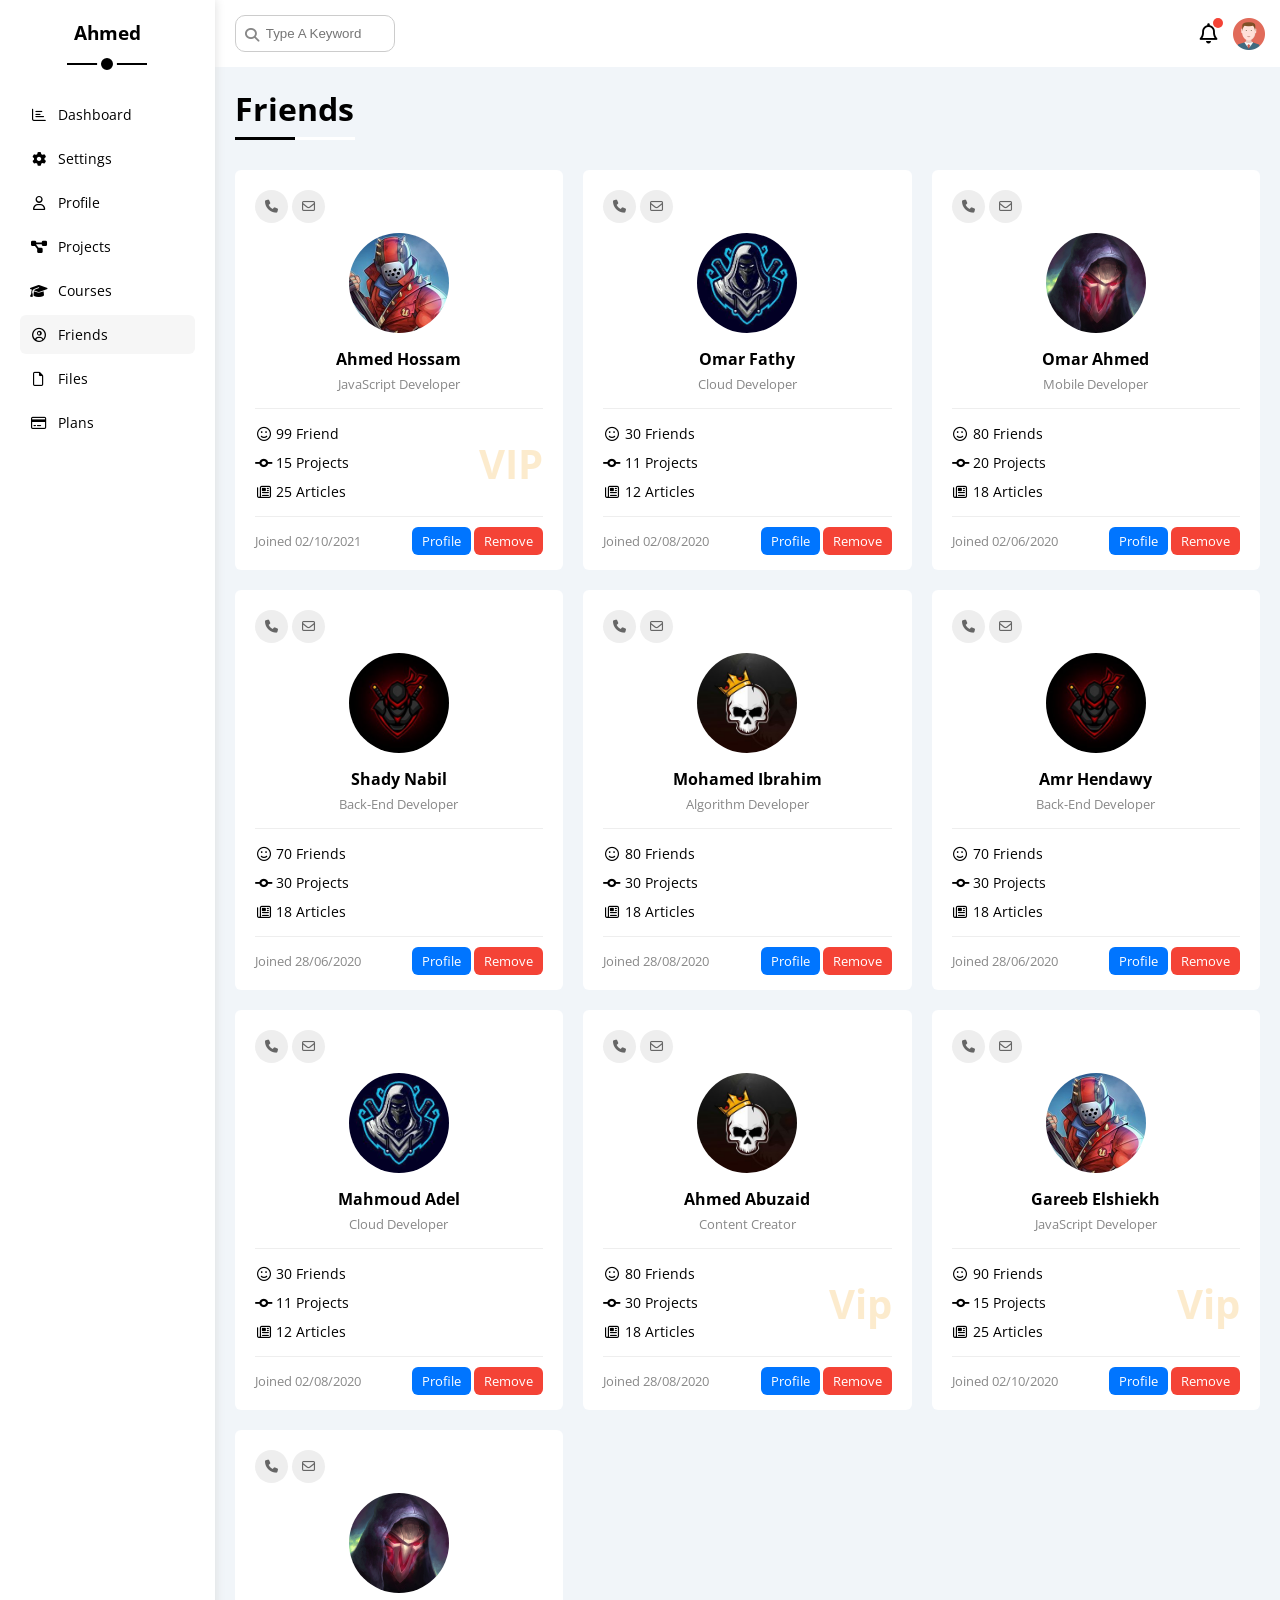
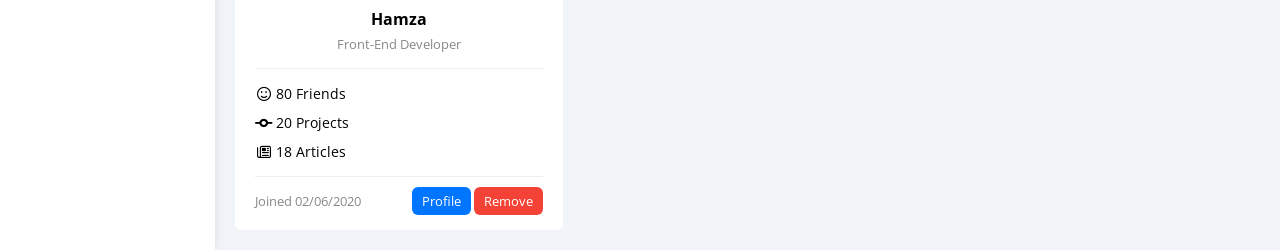
<file: friends.html>
<!DOCTYPE html>
<html lang="en">
    <head>
      <meta charset="UTF-8">
      <meta http-equiv="X-UA-Compatible" content="IE=edge">
      <meta name="viewport" content="width=device-width, initial-scale=1.0">
      <title>Friends</title>
      <link rel="stylesheet" href="css/all.min.css">
      <link rel="stylesheet" href="css/framework.css">
      <link rel="stylesheet" href="css/style.css">
      <link rel="preconnect" href="https://fonts.googleapis.com">
      <link rel="preconnect" href="https://fonts.gstatic.com" crossorigin="">
      <link href="https://fonts.googleapis.com/css2?family=Open+Sans:wght@300;500&amp;display=swap" rel="stylesheet">
    </head>
    <body>
        <div class="page d-flex">
            <div class="sidebar bg-white p-20 p-relative">
              <h3 class="p-relative txt-c mt-0">Ahmed</h3>
              <ul>
                <li>
                  <a class="d-flex align-center fs-14 c-black rad-6 p-10" href="index.html">
                    <i class="fa-regular fa-chart-bar fa-fw"></i>
                    <span>Dashboard</span>
                  </a>
                </li>
                <li>
                  <a class="d-flex align-center fs-14 c-black rad-6 p-10" href="settings.html">
                    <i class="fa-solid fa-gear fa-fw"></i>
                    <span>Settings</span>
                  </a>
                </li>
                <li>
                  <a class="d-flex align-center fs-14 c-black rad-6 p-10" href="profile.html">
                    <i class="fa-regular fa-user fa-fw"></i>
                    <span>Profile</span>
                  </a>
                </li>
                <li>
                  <a class="d-flex align-center fs-14 c-black rad-6 p-10" href="projects.html">
                    <i class="fa-solid fa-diagram-project fa-fw"></i>
                    <span>Projects</span>
                  </a>
                </li>
                <li>
                  <a class="d-flex align-center fs-14 c-black rad-6 p-10" href="courses.html">
                    <i class="fa-solid fa-graduation-cap fa-fw"></i>
                    <span>Courses</span>
                  </a>
                </li>
                <li>
                  <a class="active d-flex align-center fs-14 c-black rad-6 p-10" href="friends.html">
                    <i class="fa-regular fa-circle-user fa-fw"></i>
                    <span>Friends</span>
                  </a>
                </li>
                <li>
                  <a class="d-flex align-center fs-14 c-black rad-6 p-10" href="files.html">
                    <i class="fa-regular fa-file fa-fw"></i>
                    <span>Files</span>
                  </a>
                </li>
                <li>
                  <a class="d-flex align-center fs-14 c-black rad-6 p-10" href="plans.html">
                    <i class="fa-regular fa-credit-card fa-fw"></i>
                    <span>Plans</span>
                  </a>
                </li>
              </ul>
            </div>
            <div class="content w-full">
              <!-- Start Head -->
              <div class="head bg-white p-15 between-flex">
                <div class="search p-relative">
                  <input class="p-10" type="search" placeholder="Type A Keyword">
                </div>
                <div class="icons d-flex align-center">
                  <span class="notification p-relative">
                    <i class="fa-regular fa-bell fa-lg"></i>
                  </span>
                  <img src="image/avatar.png" alt="">
                </div>
              </div>
              <!-- End Head -->
              <h1 class="p-relative">Friends</h1>
              <div class="friends-page d-grid m-20 gap-20">
                <div class="friend bg-white rad-6 p-20 p-relative">
                  <div class="contact">
                    <i class="fa-solid fa-phone"></i>
                    <i class="fa-regular fa-envelope"></i>
                  </div>
                  <div class="txt-c">
                    <img class="rad-half mt-10 mb-10 w-100 h-100" src="image/friend-01.jpg" alt="">
                    <h4 class="m-0">Ahmed Hossam</h4>
                    <p class="c-grey fs-13 mt-5 mb-0">JavaScript Developer</p>
                  </div>
                  <div class="icons fs-14 p-relative">
                    <div class="mb-10">
                      <i class="fa-regular fa-face-smile fa-fw"></i>
                      <span>99 Friend</span>
                    </div>
                    <div class="mb-10">
                      <i class="fa-solid fa-code-commit fa-fw"></i>
                      <span>15 Projects</span>
                    </div>
                    <div>
                      <i class="fa-regular fa-newspaper fa-fw"></i>
                      <span>25 Articles</span>
                    </div>
                    <span class="vip fw-bold c-orange">VIP</span>
                  </div>
                  <div class="info between-flex fs-13">
                    <span class="c-grey">Joined 02/10/2021</span>
                    <div>
                      <a class="bg-blue c-white btn-shape" href="profile.html">Profile</a>
                      <a class="bg-red c-white btn-shape" href="#">Remove</a>
                    </div>
                  </div>
                </div>
                <div class="friend bg-white rad-6 p-20 p-relative">
                  <div class="contact">
                    <i class="fa-solid fa-phone"></i>
                    <i class="fa-regular fa-envelope"></i>
                  </div>
                  <div class="txt-c">
                    <img class="rad-half mt-10 mb-10 w-100 h-100" src="image/friend-02.jpg" alt="">
                    <h4 class="m-0">Omar Fathy</h4>
                    <p class="c-grey fs-13 mt-5 mb-0">Cloud Developer</p>
                  </div>
                  <div class="icons fs-14 p-relative">
                    <div class="mb-10">
                      <i class="fa-regular fa-face-smile fa-fw"></i>
                      <span>30 Friends</span>
                    </div>
                    <div class="mb-10">
                      <i class="fa-solid fa-code-commit fa-fw"></i>
                      <span>11 Projects</span>
                    </div>
                    <div>
                      <i class="fa-regular fa-newspaper fa-fw"></i>
                      <span>12 Articles</span>
                    </div>
                  </div>
                  <div class="info between-flex fs-13">
                    <span class="c-grey">Joined 02/08/2020</span>
                    <div>
                      <a class="bg-blue c-white btn-shape" href="profile.html">Profile</a>
                      <a class="bg-red c-white btn-shape" href="">Remove</a>
                    </div>
                  </div>
                </div>
                <div class="friend bg-white rad-6 p-20 p-relative">
                  <div class="contact">
                    <i class="fa-solid fa-phone"></i>
                    <i class="fa-regular fa-envelope"></i>
                  </div>
                  <div class="txt-c">
                    <img class="rad-half mt-10 mb-10 w-100 h-100" src="image/friend-03.jpg" alt="">
                    <h4 class="m-0">Omar Ahmed</h4>
                    <p class="c-grey fs-13 mt-5 mb-0">Mobile Developer</p>
                  </div>
                  <div class="icons fs-14 p-relative">
                    <div class="mb-10">
                      <i class="fa-regular fa-face-smile fa-fw"></i>
                      <span>80 Friends</span>
                    </div>
                    <div class="mb-10">
                      <i class="fa-solid fa-code-commit fa-fw"></i>
                      <span>20 Projects</span>
                    </div>
                    <div>
                      <i class="fa-regular fa-newspaper fa-fw"></i>
                      <span>18 Articles</span>
                    </div>
                  </div>
                  <div class="info between-flex fs-13">
                    <span class="c-grey">Joined 02/06/2020</span>
                    <div>
                      <a class="bg-blue c-white btn-shape" href="profile.html">Profile</a>
                      <a class="bg-red c-white btn-shape" href="">Remove</a>
                    </div>
                  </div>
                </div>
                <div class="friend bg-white rad-6 p-20 p-relative">
                  <div class="contact">
                    <i class="fa-solid fa-phone"></i>
                    <i class="fa-regular fa-envelope"></i>
                  </div>
                  <div class="txt-c">
                    <img class="rad-half mt-10 mb-10 w-100 h-100" src="image/friend-04.jpg" alt="">
                    <h4 class="m-0">Shady Nabil</h4>
                    <p class="c-grey fs-13 mt-5 mb-0">Back-End Developer</p>
                  </div>
                  <div class="icons fs-14 p-relative">
                    <div class="mb-10">
                      <i class="fa-regular fa-face-smile fa-fw"></i>
                      <span>70 Friends</span>
                    </div>
                    <div class="mb-10">
                      <i class="fa-solid fa-code-commit fa-fw"></i>
                      <span>30 Projects</span>
                    </div>
                    <div>
                      <i class="fa-regular fa-newspaper fa-fw"></i>
                      <span>18 Articles</span>
                    </div>
                  </div>
                  <div class="info between-flex fs-13">
                    <span class="c-grey">Joined 28/06/2020</span>
                    <div>
                      <a class="bg-blue c-white btn-shape" href="profile.html">Profile</a>
                      <a class="bg-red c-white btn-shape" href="">Remove</a>
                    </div>
                  </div>
                </div>
                <div class="friend bg-white rad-6 p-20 p-relative">
                  <div class="contact">
                    <i class="fa-solid fa-phone"></i>
                    <i class="fa-regular fa-envelope"></i>
                  </div>
                  <div class="txt-c">
                    <img class="rad-half mt-10 mb-10 w-100 h-100" src="image/friend-05.jpg" alt="">
                    <h4 class="m-0">Mohamed Ibrahim</h4>
                    <p class="c-grey fs-13 mt-5 mb-0">Algorithm Developer</p>
                  </div>
                  <div class="icons fs-14 p-relative">
                    <div class="mb-10">
                      <i class="fa-regular fa-face-smile fa-fw"></i>
                      <span>80 Friends</span>
                    </div>
                    <div class="mb-10">
                      <i class="fa-solid fa-code-commit fa-fw"></i>
                      <span>30 Projects</span>
                    </div>
                    <div>
                      <i class="fa-regular fa-newspaper fa-fw"></i>
                      <span>18 Articles</span>
                    </div>
                  </div>
                  <div class="info between-flex fs-13">
                    <span class="c-grey">Joined 28/08/2020</span>
                    <div>
                      <a class="bg-blue c-white btn-shape" href="profile.html">Profile</a>
                      <a class="bg-red c-white btn-shape" href="">Remove</a>
                    </div>
                  </div>
                </div>
                <div class="friend bg-white rad-6 p-20 p-relative">
                  <div class="contact">
                    <i class="fa-solid fa-phone"></i>
                    <i class="fa-regular fa-envelope"></i>
                  </div>
                  <div class="txt-c">
                    <img class="rad-half mt-10 mb-10 w-100 h-100" src="image/friend-04.jpg" alt="">
                    <h4 class="m-0">Amr Hendawy</h4>
                    <p class="c-grey fs-13 mt-5 mb-0">Back-End Developer</p>
                  </div>
                  <div class="icons fs-14 p-relative">
                    <div class="mb-10">
                      <i class="fa-regular fa-face-smile fa-fw"></i>
                      <span>70 Friends</span>
                    </div>
                    <div class="mb-10">
                      <i class="fa-solid fa-code-commit fa-fw"></i>
                      <span>30 Projects</span>
                    </div>
                    <div>
                      <i class="fa-regular fa-newspaper fa-fw"></i>
                      <span>18 Articles</span>
                    </div>
                  </div>
                  <div class="info between-flex fs-13">
                    <span class="c-grey">Joined 28/06/2020</span>
                    <div>
                      <a class="bg-blue c-white btn-shape" href="profile.html">Profile</a>
                      <a class="bg-red c-white btn-shape" href="">Remove</a>
                    </div>
                  </div>
                </div>
                <div class="friend bg-white rad-6 p-20 p-relative">
                  <div class="contact">
                    <i class="fa-solid fa-phone"></i>
                    <i class="fa-regular fa-envelope"></i>
                  </div>
                  <div class="txt-c">
                    <img class="rad-half mt-10 mb-10 w-100 h-100" src="image/friend-02.jpg" alt="">
                    <h4 class="m-0">Mahmoud Adel</h4>
                    <p class="c-grey fs-13 mt-5 mb-0">Cloud Developer</p>
                  </div>
                  <div class="icons fs-14 p-relative">
                    <div class="mb-10">
                      <i class="fa-regular fa-face-smile fa-fw"></i>
                      <span>30 Friends</span>
                    </div>
                    <div class="mb-10">
                      <i class="fa-solid fa-code-commit fa-fw"></i>
                      <span>11 Projects</span>
                    </div>
                    <div>
                      <i class="fa-regular fa-newspaper fa-fw"></i>
                      <span>12 Articles</span>
                    </div>
                  </div>
                  <div class="info between-flex fs-13">
                    <span class="c-grey">Joined 02/08/2020</span>
                    <div>
                      <a class="bg-blue c-white btn-shape" href="profile.html">Profile</a>
                      <a class="bg-red c-white btn-shape" href="">Remove</a>
                    </div>
                  </div>
                </div>
                <div class="friend bg-white rad-6 p-20 p-relative">
                  <div class="contact">
                    <i class="fa-solid fa-phone"></i>
                    <i class="fa-regular fa-envelope"></i>
                  </div>
                  <div class="txt-c">
                    <img class="rad-half mt-10 mb-10 w-100 h-100" src="image/friend-05.jpg" alt="">
                    <h4 class="m-0">Ahmed Abuzaid</h4>
                    <p class="c-grey fs-13 mt-5 mb-0">Content Creator</p>
                  </div>
                  <div class="icons fs-14 p-relative">
                    <div class="mb-10">
                      <i class="fa-regular fa-face-smile fa-fw"></i>
                      <span>80 Friends</span>
                    </div>
                    <div class="mb-10">
                      <i class="fa-solid fa-code-commit fa-fw"></i>
                      <span>30 Projects</span>
                    </div>
                    <div>
                      <i class="fa-regular fa-newspaper fa-fw"></i>
                      <span>18 Articles</span>
                    </div>
                    <span class="vip fw-bold c-orange">Vip</span>
                  </div>
                  <div class="info between-flex fs-13">
                    <span class="c-grey">Joined 28/08/2020</span>
                    <div>
                      <a class="bg-blue c-white btn-shape" href="profile.html">Profile</a>
                      <a class="bg-red c-white btn-shape" href="">Remove</a>
                    </div>
                  </div>
                </div>
                <div class="friend bg-white rad-6 p-20 p-relative">
                  <div class="contact">
                    <i class="fa-solid fa-phone"></i>
                    <i class="fa-regular fa-envelope"></i>
                  </div>
                  <div class="txt-c">
                    <img class="rad-half mt-10 mb-10 w-100 h-100" src="image/friend-01.jpg" alt="">
                    <h4 class="m-0">Gareeb Elshiekh</h4>
                    <p class="c-grey fs-13 mt-5 mb-0">JavaScript Developer</p>
                  </div>
                  <div class="icons fs-14 p-relative">
                    <div class="mb-10">
                      <i class="fa-regular fa-face-smile fa-fw"></i>
                      <span>90 Friends</span>
                    </div>
                    <div class="mb-10">
                      <i class="fa-solid fa-code-commit fa-fw"></i>
                      <span>15 Projects</span>
                    </div>
                    <div>
                      <i class="fa-regular fa-newspaper fa-fw"></i>
                      <span>25 Articles</span>
                    </div>
                    <span class="vip fw-bold c-orange">Vip</span>
                  </div>
                  <div class="info between-flex fs-13">
                    <span class="c-grey">Joined 02/10/2020</span>
                    <div>
                      <a class="bg-blue c-white btn-shape" href="profile.html">Profile</a>
                      <a class="bg-red c-white btn-shape" href="">Remove</a>
                    </div>
                  </div>
                </div>
                <div class="friend bg-white rad-6 p-20 p-relative">
                  <div class="contact">
                    <i class="fa-solid fa-phone"></i>
                    <i class="fa-regular fa-envelope"></i>
                  </div>
                  <div class="txt-c">
                    <img class="rad-half mt-10 mb-10 w-100 h-100" src="image/friend-03.jpg" alt="">
                    <h4 class="m-0">Hamza</h4>
                    <p class="c-grey fs-13 mt-5 mb-0">Front-End Developer</p>
                  </div>
                  <div class="icons fs-14 p-relative">
                    <div class="mb-10">
                      <i class="fa-regular fa-face-smile fa-fw"></i>
                      <span>80 Friends</span>
                    </div>
                    <div class="mb-10">
                      <i class="fa-solid fa-code-commit fa-fw"></i>
                      <span>20 Projects</span>
                    </div>
                    <div>
                      <i class="fa-regular fa-newspaper fa-fw"></i>
                      <span>18 Articles</span>
                    </div>
                  </div>
                  <div class="info between-flex fs-13">
                    <span class="c-grey">Joined 02/06/2020</span>
                    <div>
                      <a class="bg-blue c-white btn-shape" href="profile.html">Profile</a>
                      <a class="bg-red c-white btn-shape" href="">Remove</a>
                    </div>
                  </div>
                </div>
              </div>
            </div>
          </div>
    </body>
</html>
</file>
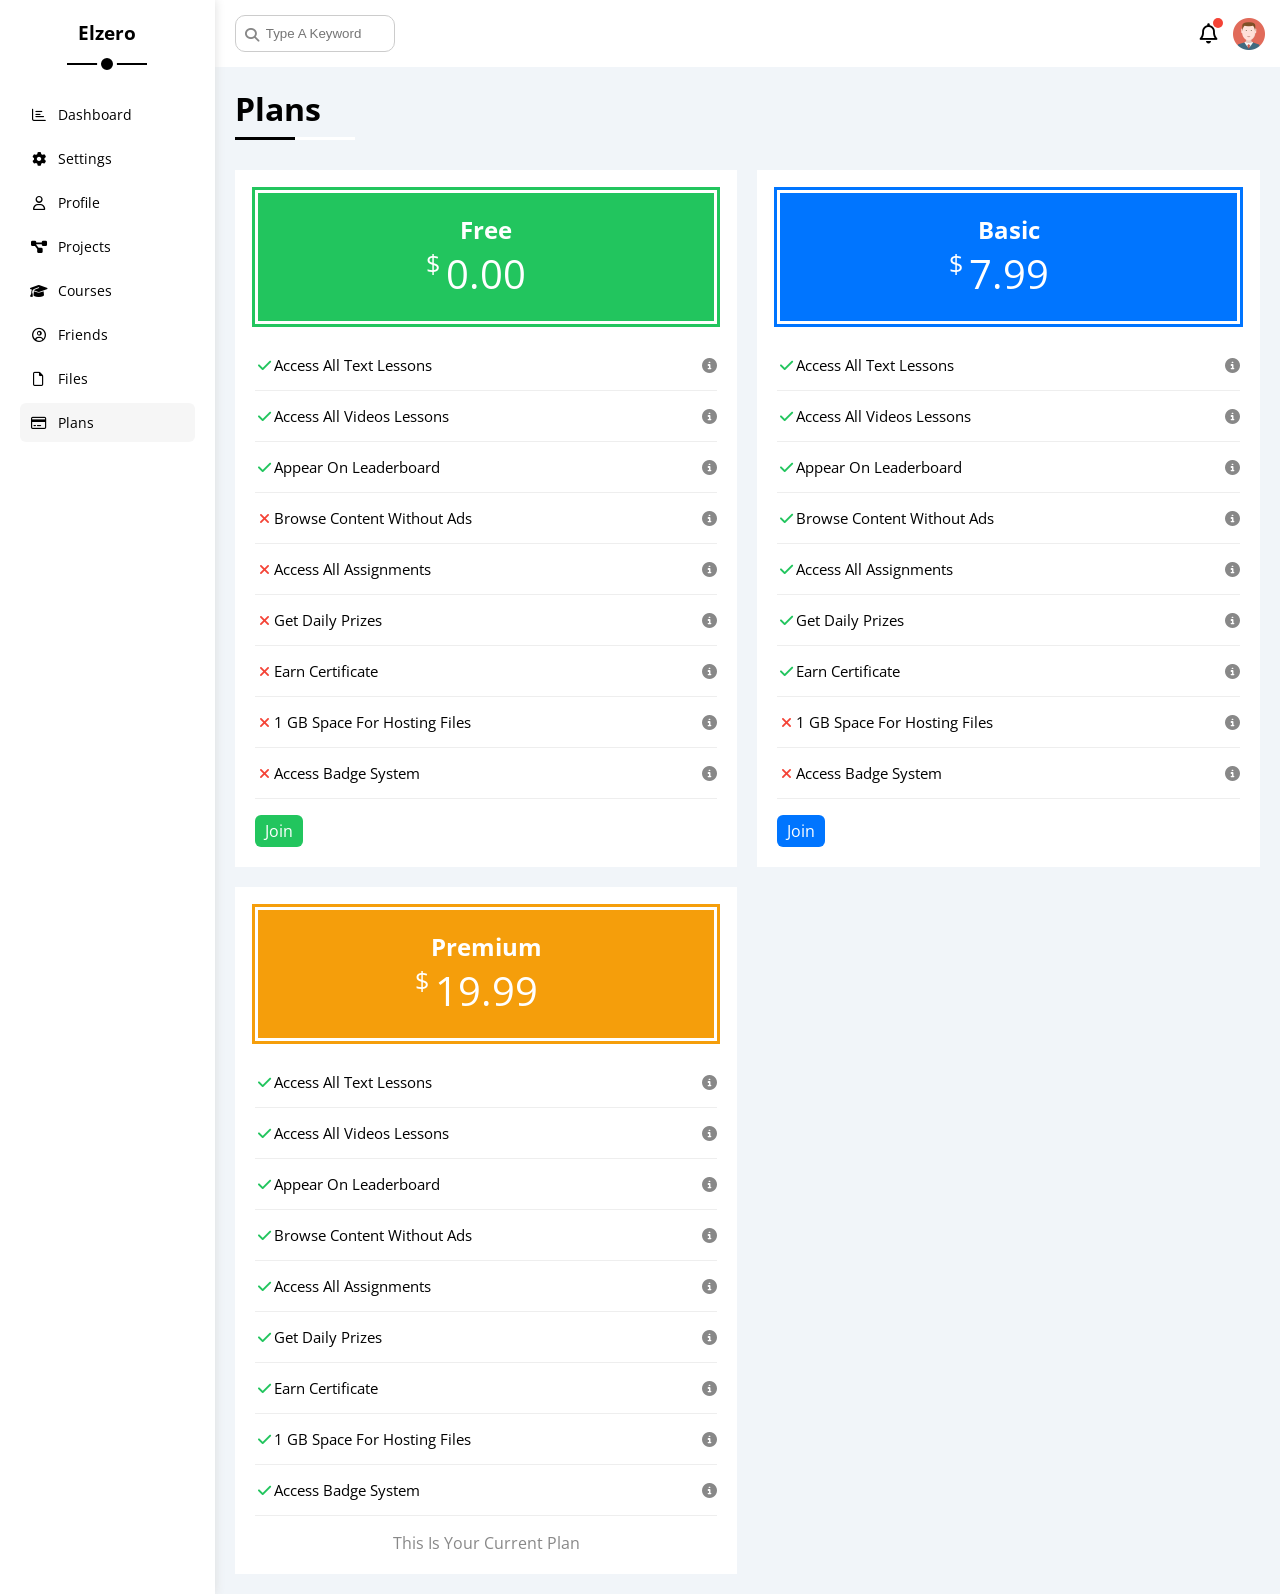
<file: plans.html>
<!DOCTYPE html>
<html lang="en">
    <head>
        <meta charset="UTF-8">
        <meta http-equiv="X-UA-Compatible" content="IE=edge">
        <meta name="viewport" content="width=device-width, initial-scale=1.0">
        <title>Plans</title>
        <link rel="stylesheet" href="css/all.min.css">
        <link rel="stylesheet" href="css/framework.css">
        <link rel="stylesheet" href="css/style.css">
        <link rel="preconnect" href="https://fonts.googleapis.com">
        <link rel="preconnect" href="https://fonts.gstatic.com" crossorigin="">
        <link href="https://fonts.googleapis.com/css2?family=Open+Sans:wght@300;500&amp;display=swap" rel="stylesheet">
    </head>
    <body>
        <div class="page d-flex">
            <div class="sidebar bg-white p-20 p-relative">
              <h3 class="p-relative txt-c mt-0">Elzero</h3>
              <ul>
                <li>
                  <a class="d-flex align-center fs-14 c-black rad-6 p-10" href="index.html">
                    <i class="fa-regular fa-chart-bar fa-fw"></i>
                    <span>Dashboard</span>
                  </a>
                </li>
                <li>
                  <a class="d-flex align-center fs-14 c-black rad-6 p-10" href="settings.html">
                    <i class="fa-solid fa-gear fa-fw"></i>
                    <span>Settings</span>
                  </a>
                </li>
                <li>
                  <a class="d-flex align-center fs-14 c-black rad-6 p-10" href="profile.html">
                    <i class="fa-regular fa-user fa-fw"></i>
                    <span>Profile</span>
                  </a>
                </li>
                <li>
                  <a class="d-flex align-center fs-14 c-black rad-6 p-10" href="projects.html">
                    <i class="fa-solid fa-diagram-project fa-fw"></i>
                    <span>Projects</span>
                  </a>
                </li>
                <li>
                  <a class="d-flex align-center fs-14 c-black rad-6 p-10" href="courses.html">
                    <i class="fa-solid fa-graduation-cap fa-fw"></i>
                    <span>Courses</span>
                  </a>
                </li>
                <li>
                  <a class="d-flex align-center fs-14 c-black rad-6 p-10" href="friends.html">
                    <i class="fa-regular fa-circle-user fa-fw"></i>
                    <span>Friends</span>
                  </a>
                </li>
                <li>
                  <a class="d-flex align-center fs-14 c-black rad-6 p-10" href="files.html">
                    <i class="fa-regular fa-file fa-fw"></i>
                    <span>Files</span>
                  </a>
                </li>
                <li>
                  <a class="active d-flex align-center fs-14 c-black rad-6 p-10" href="plans.html">
                    <i class="fa-regular fa-credit-card fa-fw"></i>
                    <span>Plans</span>
                  </a>
                </li>
              </ul>
            </div>
            <div class="content w-full">
              <!-- Start Head -->
              <div class="head bg-white p-15 between-flex">
                <div class="search p-relative">
                  <input class="p-10" type="search" placeholder="Type A Keyword">
                </div>
                <div class="icons d-flex align-center">
                  <span class="notification p-relative">
                    <i class="fa-regular fa-bell fa-lg"></i>
                  </span>
                  <img src="image/avatar.png" alt="">
                </div>
              </div>
              <!-- End Head -->
              <h1 class="p-relative">Plans</h1>
              <div class="plans-page d-grid m-20 gap-20">
                <div class="plan green bg-white p-20">
                  <div class="top bg-green txt-c p-20">
                    <h2 class="m-0 c-white">Free</h2>
                    <div class="price c-white"><span>$</span>0.00</div>
                  </div>
                  <ul>
                    <li>
                      <i class="fa-solid fa-check fa-fw yes"></i>
                      <span>Access All Text Lessons</span>
                      <i class="fa-solid fa-circle-info help"></i>
                    </li>
                    <li>
                      <i class="fa-solid fa-check fa-fw yes"></i>
                      <span>Access All Videos Lessons</span>
                      <i class="fa-solid fa-circle-info help"></i>
                    </li>
                    <li>
                      <i class="fa-solid fa-check fa-fw yes"></i>
                      <span>Appear On Leaderboard</span>
                      <i class="fa-solid fa-circle-info help"></i>
                    </li>
                    <li>
                      <i class="fa-solid fa-xmark fa-fw"></i>
                      <span>Browse Content Without Ads</span>
                      <i class="fa-solid fa-circle-info help"></i>
                    </li>
                    <li>
                      <i class="fa-solid fa-xmark fa-fw"></i>
                      <span>Access All Assignments</span>
                      <i class="fa-solid fa-circle-info help"></i>
                    </li>
                    <li>
                      <i class="fa-solid fa-xmark fa-fw"></i>
                      <span>Get Daily Prizes</span>
                      <i class="fa-solid fa-circle-info help"></i>
                    </li>
                    <li>
                      <i class="fa-solid fa-xmark fa-fw"></i>
                      <span>Earn Certificate</span>
                      <i class="fa-solid fa-circle-info help"></i>
                    </li>
                    <li>
                      <i class="fa-solid fa-xmark fa-fw"></i>
                      <span>1 GB Space For Hosting Files</span>
                      <i class="fa-solid fa-circle-info help"></i>
                    </li>
                    <li>
                      <i class="fa-solid fa-xmark fa-fw"></i>
                      <span>Access Badge System</span>
                      <i class="fa-solid fa-circle-info help"></i>
                    </li>
                  </ul>
                  <a href="#" class="btn-shape bg-green c-white d-block w-fit">Join</a>
                </div>
                <!-- Start Plan -->
                <div class="plan blue bg-white p-20">
                  <div class="top bg-blue txt-c p-20">
                    <h2 class="m-0 c-white">Basic</h2>
                    <div class="price c-white"><span>$</span>7.99</div>
                  </div>
                  <ul class="list-none p-0">
                    <li>
                      <i class="fa-solid fa-check fa-fw yes"></i>
                      <span>Access All Text Lessons</span>
                      <i class="fa-solid fa-circle-info help"></i>
                    </li>
                    <li>
                      <i class="fa-solid fa-check fa-fw yes"></i>
                      <span>Access All Videos Lessons</span>
                      <i class="fa-solid fa-circle-info help"></i>
                    </li>
                    <li>
                      <i class="fa-solid fa-check fa-fw yes"></i>
                      <span>Appear On Leaderboard</span>
                      <i class="fa-solid fa-circle-info help"></i>
                    </li>
                    <li>
                      <i class="fa-solid fa-check fa-fw yes"></i>
                      <span>Browse Content Without Ads</span>
                      <i class="fa-solid fa-circle-info help"></i>
                    </li>
                    <li>
                      <i class="fa-solid fa-check fa-fw yes"></i>
                      <span>Access All Assignments</span>
                      <i class="fa-solid fa-circle-info help"></i>
                    </li>
                    <li>
                      <i class="fa-solid fa-check fa-fw yes"></i>
                      <span>Get Daily Prizes</span>
                      <i class="fa-solid fa-circle-info help"></i>
                    </li>
                    <li>
                      <i class="fa-solid fa-check fa-fw yes"></i>
                      <span>Earn Certificate</span>
                      <i class="fa-solid fa-circle-info help"></i>
                    </li>
                    <li>
                      <i class="fa-solid fa-xmark fa-fw"></i>
                      <span>1 GB Space For Hosting Files</span>
                      <i class="fa-solid fa-circle-info help"></i>
                    </li>
                    <li>
                      <i class="fa-solid fa-xmark fa-fw"></i>
                      <span>Access Badge System</span>
                      <i class="fa-solid fa-circle-info help"></i>
                    </li>
                  </ul>
                  <a href="#" class="btn-shape bg-blue c-white d-block w-fit">Join</a>
                </div>
                <!-- End Plan -->
                <!-- Start Plan -->
                <div class="plan orange bg-white p-20">
                  <div class="top bg-orange txt-c p-20">
                    <h2 class="m-0 c-white">Premium</h2>
                    <div class="price c-white"><span>$</span>19.99</div>
                  </div>
                  <ul class="list-none p-0">
                    <li>
                      <i class="fa-solid fa-check fa-fw yes"></i>
                      <span>Access All Text Lessons</span>
                      <i class="fa-solid fa-circle-info help"></i>
                    </li>
                    <li>
                      <i class="fa-solid fa-check fa-fw yes"></i>
                      <span>Access All Videos Lessons</span>
                      <i class="fa-solid fa-circle-info help"></i>
                    </li>
                    <li>
                      <i class="fa-solid fa-check fa-fw yes"></i>
                      <span>Appear On Leaderboard</span>
                      <i class="fa-solid fa-circle-info help"></i>
                    </li>
                    <li>
                      <i class="fa-solid fa-check fa-fw yes"></i>
                      <span>Browse Content Without Ads</span>
                      <i class="fa-solid fa-circle-info help"></i>
                    </li>
                    <li>
                      <i class="fa-solid fa-check fa-fw yes"></i>
                      <span>Access All Assignments</span>
                      <i class="fa-solid fa-circle-info help"></i>
                    </li>
                    <li>
                      <i class="fa-solid fa-check fa-fw yes"></i>
                      <span>Get Daily Prizes</span>
                      <i class="fa-solid fa-circle-info help"></i>
                    </li>
                    <li>
                      <i class="fa-solid fa-check fa-fw yes"></i>
                      <span>Earn Certificate</span>
                      <i class="fa-solid fa-circle-info help"></i>
                    </li>
                    <li>
                      <i class="fa-solid fa-check fa-fw yes"></i>
                      <span>1 GB Space For Hosting Files</span>
                      <i class="fa-solid fa-circle-info help"></i>
                    </li>
                    <li>
                      <i class="fa-solid fa-check fa-fw yes"></i>
                      <span>Access Badge System</span>
                      <i class="fa-solid fa-circle-info help"></i>
                    </li>
                  </ul>
                  <p class="c-grey m-0 txt-c">This Is Your Current Plan</p>
                </div>
                <!-- End Plan -->
              </div>
            </div>
          </div>
    </body>
</html>
</file>
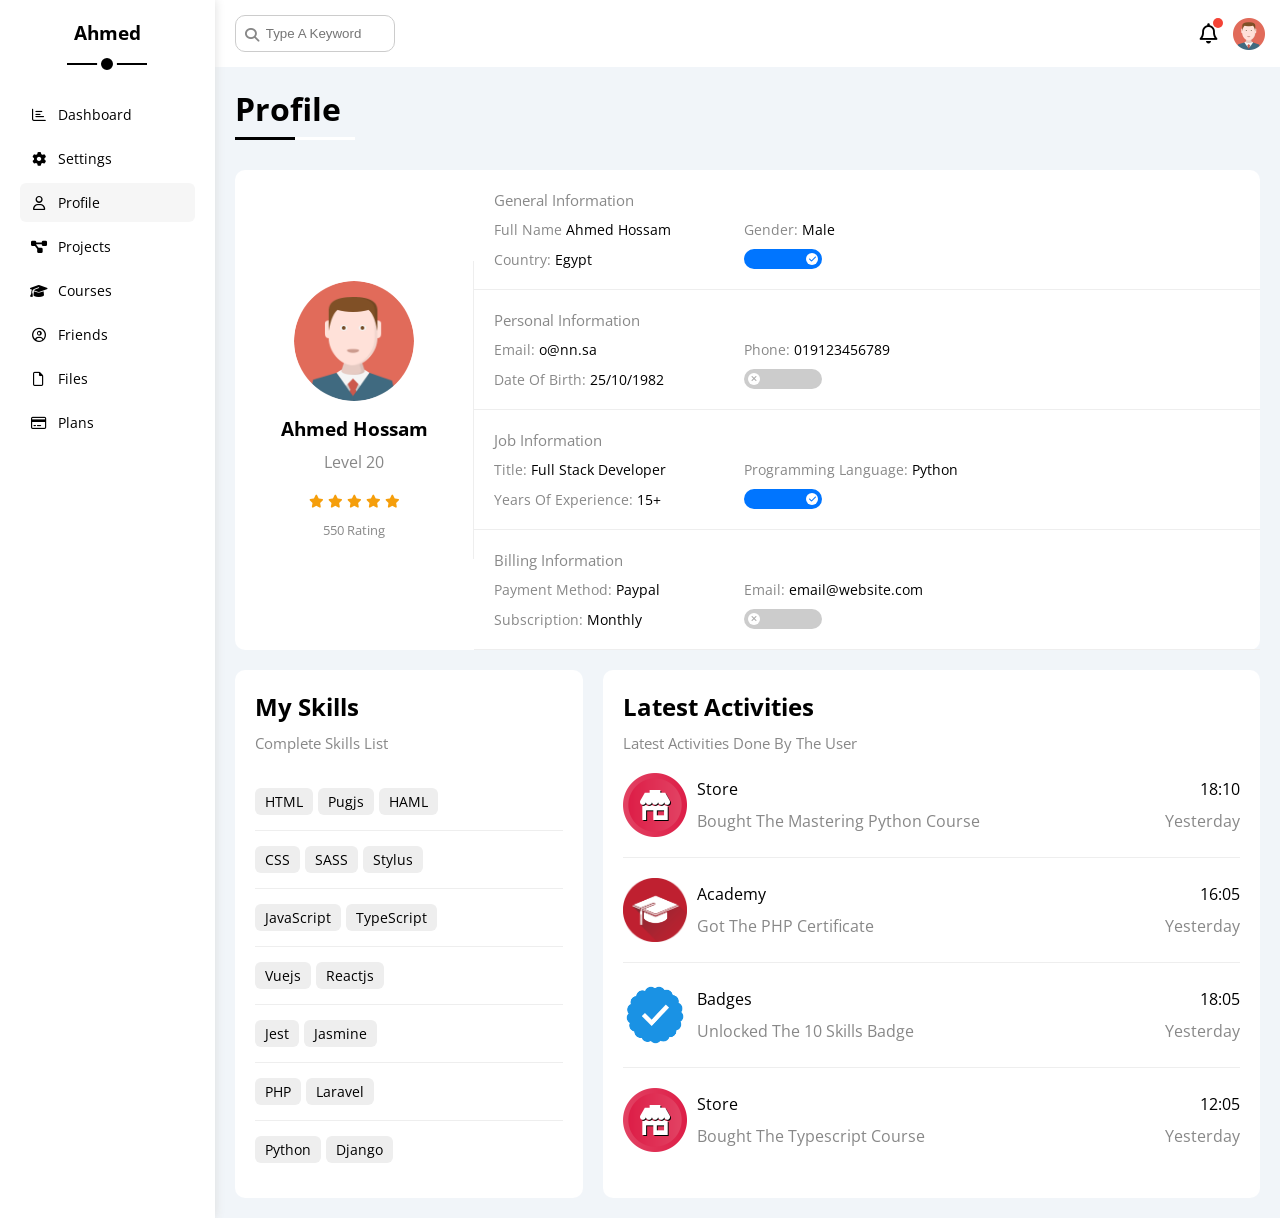
<file: profile.html>
<!DOCTYPE html>
<html lang="en">
    <head>
        <meta charset="UTF-8">
        <meta http-equiv="X-UA-Compatible" content="IE=edge">
        <meta name="viewport" content="width=device-width, initial-scale=1.0">
        <title>Profile Template 4</title>
        <link rel="stylesheet" href="css/all.min.css">
        <link rel="stylesheet" href="css/framework.css">
        <link rel="stylesheet" href="css/style.css">
        <link rel="preconnect" href="https://fonts.googleapis.com">
        <link rel="preconnect" href="https://fonts.gstatic.com" crossorigin="">
        <link href="https://fonts.googleapis.com/css2?family=Open+Sans:wght@300;500&amp;display=swap" rel="stylesheet">
    </head>
    <body>
        <div class="page d-flex">
            <div class="sidebar bg-white p-20 p-relative">
              <h3 class="p-relative txt-c mt-0">Ahmed</h3>
              <ul>
                <li>
                  <a class="d-flex align-center fs-14 c-black rad-6 p-10" href="index.html">
                    <i class="fa-regular fa-chart-bar fa-fw"></i>
                    <span>Dashboard</span>
                  </a>
                </li>
                <li>
                  <a class="d-flex align-center fs-14 c-black rad-6 p-10" href="settings.html">
                    <i class="fa-solid fa-gear fa-fw"></i>
                    <span>Settings</span>
                  </a>
                </li>
                <li>
                  <a class="active d-flex align-center fs-14 c-black rad-6 p-10" href="profile.html">
                    <i class="fa-regular fa-user fa-fw"></i>
                    <span>Profile</span>
                  </a>
                </li>
                <li>
                  <a class="d-flex align-center fs-14 c-black rad-6 p-10" href="projects.html">
                    <i class="fa-solid fa-diagram-project fa-fw"></i>
                    <span>Projects</span>
                  </a>
                </li>
                <li>
                  <a class="d-flex align-center fs-14 c-black rad-6 p-10" href="courses.html">
                    <i class="fa-solid fa-graduation-cap fa-fw"></i>
                    <span>Courses</span>
                  </a>
                </li>
                <li>
                  <a class="d-flex align-center fs-14 c-black rad-6 p-10" href="friends.html">
                    <i class="fa-regular fa-circle-user fa-fw"></i>
                    <span>Friends</span>
                  </a>
                </li>
                <li>
                  <a class="d-flex align-center fs-14 c-black rad-6 p-10" href="files.html">
                    <i class="fa-regular fa-file fa-fw"></i>
                    <span>Files</span>
                  </a>
                </li>
                <li>
                  <a class="d-flex align-center fs-14 c-black rad-6 p-10" href="plans.html">
                    <i class="fa-regular fa-credit-card fa-fw"></i>
                    <span>Plans</span>
                  </a>
                </li>
              </ul>
            </div>
            <div class="content w-full">
                <!-- Start Head -->
                <div class="head bg-white p-15 between-flex">
                    <div class="search p-relative">
                        <input class="p-10" type="search" placeholder="Type A Keyword">
                    </div>
                    <div class="icons d-flex align-center">
                        <span class="notification p-relative">
                        <i class="fa-regular fa-bell fa-lg"></i>
                        </span>
                        <img src="image/avatar.png" alt="">
                    </div>
                </div>
                <!-- End Head -->
                <h1 class="p-relative">Profile</h1>
                <div class="profile-page m-20">
                    <!-- Start Overview -->
                    <div class="overview bg-white rad-10 d-flex align-center">
                        <div class="avatar-box txt-c p-20">
                            <img class="rad-half mb-10" src="image/avatar.png" alt="">
                            <h3 class="m-0">Ahmed Hossam</h3>
                            <p class="c-grey mt-10">Level 20</p>
                            <div class="level rad-6 bg-eee p-relative">
                                <span style="width: 70%"></span>
                            </div>
                            <div class="rating mt-10 mb-10">
                                <i class="fa-solid fa-star c-orange fs-13"></i>
                                <i class="fa-solid fa-star c-orange fs-13"></i>
                                <i class="fa-solid fa-star c-orange fs-13"></i>
                                <i class="fa-solid fa-star c-orange fs-13"></i>
                                <i class="fa-solid fa-star c-orange fs-13"></i>
                            </div>
                            <p class="c-grey m-0 fs-13">550 Rating</p>
                        </div>
                        <div class="info-box w-full txt-c-mobile">
                            <!-- Start Information Row -->
                            <div class="box p-20 d-flex align-center">
                                <h4 class="c-grey fs-15 m-0 w-full">General Information</h4>
                                <div class="fs-14">
                                    <span class="c-grey">Full Name</span>
                                    <span>Ahmed Hossam</span>
                                </div>
                                <div class="fs-14">
                                    <span class="c-grey">Gender:</span>
                                    <span>Male</span>
                                </div>
                                <div class="fs-14">
                                    <span class="c-grey">Country:</span>
                                    <span>Egypt</span>
                                </div>
                                <div class="fs-14">
                                    <label>
                                    <input class="toggle-checkbox" type="checkbox" checked="">
                                    <div class="toggle-switch"></div>
                                    </label>
                                </div>
                            </div>
                            <!-- End Information Row -->
                            <!-- Start Information Row -->
                            <div class="box p-20 d-flex align-center">
                                <h4 class="c-grey w-full fs-15 m-0">Personal Information</h4>
                                <div class="fs-14">
                                    <span class="c-grey">Email:</span>
                                    <span>o@nn.sa</span>
                                </div>
                                <div class="fs-14">
                                    <span class="c-grey">Phone:</span>
                                    <span>019123456789</span>
                                </div>
                                <div class="fs-14">
                                    <span class="c-grey">Date Of Birth:</span>
                                    <span>25/10/1982</span>
                                </div>
                                <div class="fs-14">
                                    <label>
                                    <input class="toggle-checkbox" type="checkbox">
                                        <div class="toggle-switch"></div>
                                    </label>
                                </div>
                            </div>
                            <!-- End Information Row -->
                            <!-- Start Information Row -->
                            <div class="box p-20 d-flex align-center">
                                <h4 class="c-grey w-full fs-15 m-0">Job Information</h4>
                                <div class="fs-14">
                                    <span class="c-grey">Title:</span>
                                    <span>Full Stack Developer</span>
                                </div>
                                <div class="fs-14">
                                    <span class="c-grey">Programming Language:</span>
                                    <span>Python</span>
                                </div>
                                <div class="fs-14">
                                    <span class="c-grey">Years Of Experience:</span>
                                    <span>15+</span>
                                </div>
                                <div class="fs-14">
                                    <label>
                                    <input class="toggle-checkbox" type="checkbox" checked="">
                                    <div class="toggle-switch"></div>
                                    </label>
                                </div>
                            </div>
                            <!-- End Information Row -->
                            <!-- Start Information Row -->
                            <div class="box p-20 d-flex align-center">
                                <h4 class="c-grey w-full fs-15 m-0">Billing Information</h4>
                                <div class="fs-14">
                                    <span class="c-grey">Payment Method:</span>
                                    <span>Paypal</span>
                                </div>
                                <div class="fs-14">
                                    <span class="c-grey">Email:</span>
                                    <span>email@website.com</span>
                                </div>
                                <div class="fs-14">
                                    <span class="c-grey">Subscription:</span>
                                    <span>Monthly</span>
                                </div>
                                <div class="fs-14">
                                    <label>
                                    <input class="toggle-checkbox" type="checkbox">
                                    <div class="toggle-switch"></div>
                                    </label>
                                </div>
                            </div>
                            <!-- End Information Row -->
                        </div>
                    </div>
                    <!-- End Overview -->
                    <!-- Start Other Data -->
                    <div class="other-data d-flex gap-20">
                        <div class="skills-card p-20 bg-white rad-10 mt-20">
                            <h2 class="mt-0 mb-10">My Skills</h2>
                            <p class="mt-0 mb-20 c-grey fs-15">Complete Skills List</p>
                            <ul class="m-0 txt-c-mobile">
                            <li><span>HTML</span><span>Pugjs</span><span>HAML</span></li>
                            <li><span>CSS</span><span>SASS</span><span>Stylus</span></li>
                            <li><span>JavaScript</span><span>TypeScript</span></li>
                            <li><span>Vuejs</span><span>Reactjs</span></li>
                            <li><span>Jest</span><span>Jasmine</span></li>
                            <li><span>PHP</span><span>Laravel</span></li>
                            <li><span>Python</span><span>Django</span></li>
                            </ul>
                        </div>
                        <div class="activities p-20 bg-white rad-10 mt-20">
                            <h2 class="mt-0 mb-10">Latest Activities</h2>
                            <p class="mt-0 mb-20 c-grey fs-15">Latest Activities Done By The User</p>
                            <div class="activity d-flex align-center txt-c-mobile">
                            <img src="image/activity-01.png" alt="">
                            <div class="info">
                                <span class="d-block mb-10">Store</span>
                                <span class="c-grey">Bought The Mastering Python Course</span>
                            </div>
                            <div class="date">
                                <span class="d-block mb-10">18:10</span>
                                <span class="c-grey">Yesterday</span>
                            </div>
                            </div>
                            <div class="activity d-flex align-center txt-c-mobile">
                            <img src="image/activity-02.png" alt="">
                            <div class="info">
                                <span class="d-block mb-10">Academy</span>
                                <span class="c-grey">Got The PHP Certificate</span>
                            </div>
                            <div class="date">
                                <span class="d-block mb-10">16:05</span>
                                <span class="c-grey">Yesterday</span>
                            </div>
                            </div>
                            <div class="activity d-flex align-center txt-c-mobile">
                            <img src="image/activity-03.png" alt="">
                            <div class="info">
                                <span class="d-block mb-10">Badges</span>
                                <span class="c-grey">Unlocked The 10 Skills Badge</span>
                            </div>
                            <div class="date">
                                <span class="d-block mb-10">18:05</span>
                                <span class="c-grey">Yesterday</span>
                            </div>
                            </div>
                            <div class="activity d-flex align-center txt-c-mobile">
                            <img src="image/activity-01.png" alt="">
                            <div class="info">
                                <span class="d-block mb-10">Store</span>
                                <span class="c-grey">Bought The Typescript Course</span>
                            </div>
                            <div class="date">
                                <span class="d-block mb-10">12:05</span>
                                <span class="c-grey">Yesterday</span>
                            </div>
                            </div>
                        </div>
                    </div>
                    <!-- End Other Data -->
                </div>
            </div>
        </div>
    </body>
</html>
</file>
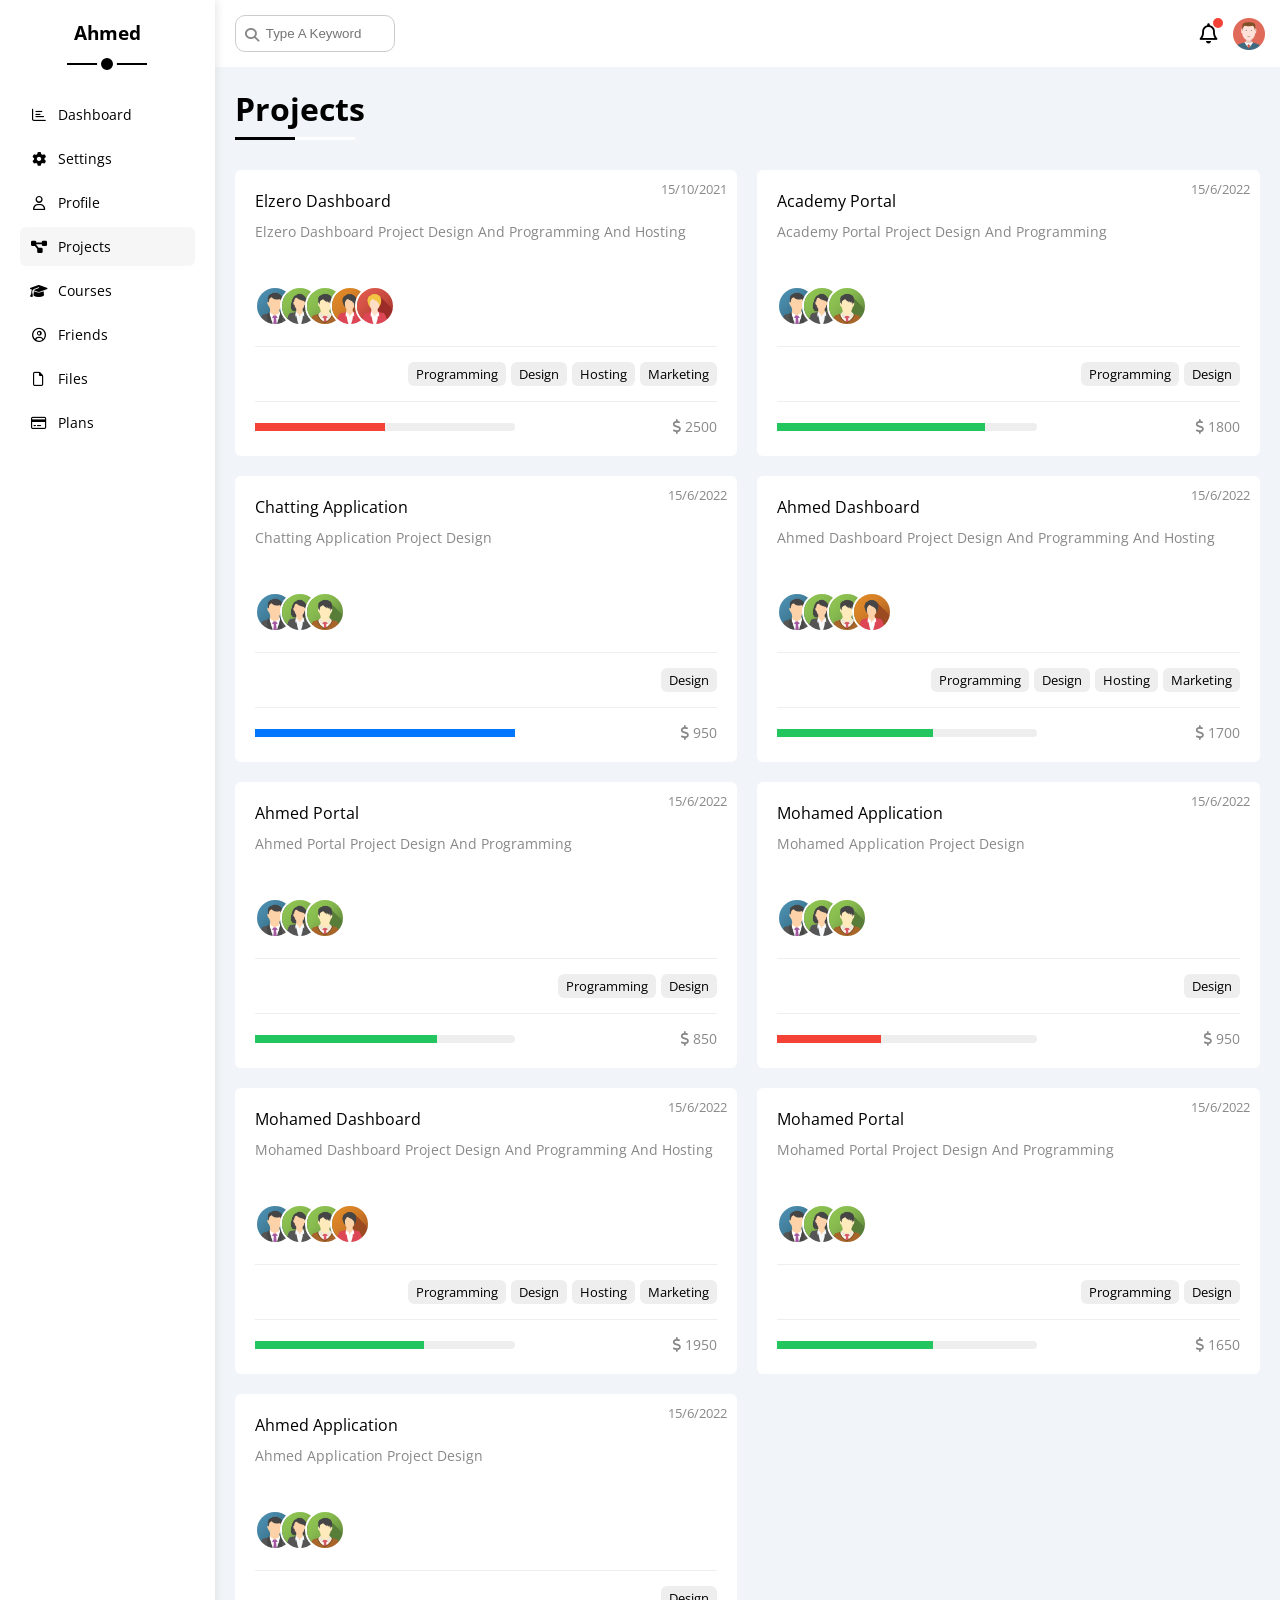
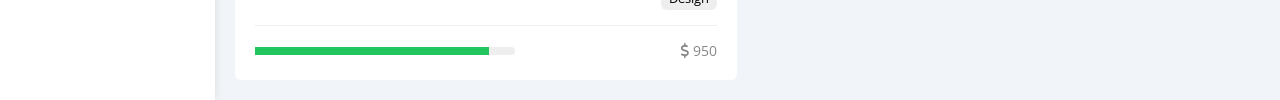
<file: projects.html>
<!DOCTYPE html>
<html lang="en">
    <head>
        <meta charset="UTF-8">
        <meta name="viewport" content="width=device-width, initial-scale=1.0">
        <head>
            <meta charset="UTF-8">
            <meta http-equiv="X-UA-Compatible" content="IE=edge">
            <meta name="viewport" content="width=device-width, initial-scale=1.0">
            <title>Projects</title>
            <link rel="stylesheet" href="css/all.min.css">
            <link rel="stylesheet" href="css/framework.css">
            <link rel="stylesheet" href="css/style.css">
            <link rel="preconnect" href="https://fonts.googleapis.com">
            <link rel="preconnect" href="https://fonts.gstatic.com" crossorigin="">
            <link href="https://fonts.googleapis.com/css2?family=Open+Sans:wght@300;500&amp;display=swap" rel="stylesheet">
        </head>
    </head>
    <body>
        <div class="page d-flex">
            <div class="sidebar bg-white p-20 p-relative">
              <h3 class="p-relative txt-c mt-0">Ahmed</h3>
              <ul>
                <li>
                  <a class="d-flex align-center fs-14 c-black rad-6 p-10" href="index.html">
                    <i class="fa-regular fa-chart-bar fa-fw"></i>
                    <span>Dashboard</span>
                  </a>
                </li>
                <li>
                  <a class="d-flex align-center fs-14 c-black rad-6 p-10" href="settings.html">
                    <i class="fa-solid fa-gear fa-fw"></i>
                    <span>Settings</span>
                  </a>
                </li>
                <li>
                  <a class="d-flex align-center fs-14 c-black rad-6 p-10" href="profile.html">
                    <i class="fa-regular fa-user fa-fw"></i>
                    <span>Profile</span>
                  </a>
                </li>
                <li>
                  <a class="active d-flex align-center fs-14 c-black rad-6 p-10" href="projects.html">
                    <i class="fa-solid fa-diagram-project fa-fw"></i>
                    <span>Projects</span>
                  </a>
                </li>
                <li>
                  <a class="d-flex align-center fs-14 c-black rad-6 p-10" href="courses.html">
                    <i class="fa-solid fa-graduation-cap fa-fw"></i>
                    <span>Courses</span>
                  </a>
                </li>
                <li>
                  <a class="d-flex align-center fs-14 c-black rad-6 p-10" href="friends.html">
                    <i class="fa-regular fa-circle-user fa-fw"></i>
                    <span>Friends</span>
                  </a>
                </li>
                <li>
                  <a class="d-flex align-center fs-14 c-black rad-6 p-10" href="files.html">
                    <i class="fa-regular fa-file fa-fw"></i>
                    <span>Files</span>
                  </a>
                </li>
                <li>
                  <a class="d-flex align-center fs-14 c-black rad-6 p-10" href="plans.html">
                    <i class="fa-regular fa-credit-card fa-fw"></i>
                    <span>Plans</span>
                  </a>
                </li>
              </ul>
            </div>
            <div class="content w-full">
              <!-- Start Head -->
              <div class="head bg-white p-15 between-flex">
                <div class="search p-relative">
                  <input class="p-10" type="search" placeholder="Type A Keyword">
                </div>
                <div class="icons d-flex align-center">
                  <span class="notification p-relative">
                    <i class="fa-regular fa-bell fa-lg"></i>
                  </span>
                  <img src="image/avatar.png" alt="">
                </div>
              </div>
              <!-- End Head -->
              <h1 class="p-relative">Projects</h1>
              <div class="projects-page d-grid m-20 gap-20">
                <div class="project bg-white p-20 rad-6 p-relative">
                  <span class="date fs-13 c-grey">15/10/2021</span>
                  <h4 class="m-0">Elzero Dashboard</h4>
                  <p class="c-grey mt-10 mb-10 fs-14">Elzero Dashboard Project Design And Programming And Hosting</p>
                  <div class="team">
                    <a href="#"><img src="image/team-01.png" alt=""></a>
                    <a href="#"><img src="image/team-02.png" alt=""></a>
                    <a href="#"><img src="image/team-03.png" alt=""></a>
                    <a href="#"><img src="image/team-04.png" alt=""></a>
                    <a href="#"><img src="image/team-05.png" alt=""></a>
                  </div>
                  <div class="do d-flex">
                    <span class="fs-13 rad-6 bg-eee">Programming</span>
                    <span class="fs-13 rad-6 bg-eee">Design</span>
                    <span class="fs-13 rad-6 bg-eee">Hosting</span>
                    <span class="fs-13 rad-6 bg-eee">Marketing</span>
                  </div>
                  <div class="info between-flex">
                    <div class="prog bg-eee">
                      <span class="bg-red" style="width: 50%"></span>
                    </div>
                    <div class="fs-14 c-grey">
                      <i class="fa-solid fa-dollar-sign"></i>
                      2500
                    </div>
                  </div>
                </div>
                <div class="project bg-white p-20 rad-6 p-relative">
                  <span class="date fs-13 c-grey">15/6/2022</span>
                  <h4 class="m-0">Academy Portal</h4>
                  <p class="c-grey mt-10 mb-10 fs-14">Academy Portal Project Design And Programming</p>
                  <div class="team">
                    <a href="#"><img src="image/team-01.png" alt=""></a>
                    <a href="#"><img src="image/team-02.png" alt=""></a>
                    <a href="#"><img src="image/team-03.png" alt=""></a>
                  </div>
                  <div class="do d-flex">
                    <span class="fs-13 rad-6 bg-eee">Programming</span>
                    <span class="fs-13 rad-6 bg-eee">Design</span>
                  </div>
                  <div class="info between-flex">
                    <div class="prog bg-eee">
                      <span class="bg-green" style="width: 80%"></span>
                    </div>
                    <div class="fs-14 c-grey">
                      <i class="fa-solid fa-dollar-sign"></i>
                      1800
                    </div>
                  </div>
                </div>
                <div class="project bg-white p-20 rad-6 p-relative">
                  <span class="date fs-13 c-grey">15/6/2022</span>
                  <h4 class="m-0">Chatting Application</h4>
                  <p class="c-grey mt-10 mb-10 fs-14">Chatting Application Project Design</p>
                  <div class="team">
                    <a href="#"><img src="image/team-01.png" alt=""></a>
                    <a href="#"><img src="image/team-02.png" alt=""></a>
                    <a href="#"><img src="image/team-03.png" alt=""></a>
                  </div>
                  <div class="do d-flex">
                    <span class="fs-13 rad-6 bg-eee">Design</span>
                  </div>
                  <div class="info between-flex">
                    <div class="prog bg-eee">
                      <span class="bg-blue" style="width: 100%"></span>
                    </div>
                    <div class="fs-14 c-grey">
                      <i class="fa-solid fa-dollar-sign"></i>
                      950
                    </div>
                  </div>
                </div>
                <div class="project bg-white p-20 rad-6 p-relative">
                  <span class="date fs-13 c-grey">15/6/2022</span>
                  <h4 class="m-0">Ahmed Dashboard</h4>
                  <p class="c-grey mt-10 mb-10 fs-14">Ahmed Dashboard Project Design And Programming And Hosting</p>
                  <div class="team">
                    <a href="#"><img src="image/team-01.png" alt=""></a>
                    <a href="#"><img src="image/team-02.png" alt=""></a>
                    <a href="#"><img src="image/team-03.png" alt=""></a>
                    <a href="#"><img src="image/team-04.png" alt=""></a>
                  </div>
                  <div class="do d-flex">
                    <span class="fs-13 rad-6 bg-eee">Programming</span>
                    <span class="fs-13 rad-6 bg-eee">Design</span>
                    <span class="fs-13 rad-6 bg-eee">Hosting</span>
                    <span class="fs-13 rad-6 bg-eee">Marketing</span>
                  </div>
                  <div class="info between-flex">
                    <div class="prog bg-eee">
                      <span class="bg-green" style="width: 60%"></span>
                    </div>
                    <div class="fs-14 c-grey">
                      <i class="fa-solid fa-dollar-sign"></i>
                      1700
                    </div>
                  </div>
                </div>
                <div class="project bg-white p-20 rad-6 p-relative">
                  <span class="date fs-13 c-grey">15/6/2022</span>
                  <h4 class="m-0">Ahmed Portal</h4>
                  <p class="c-grey mt-10 mb-10 fs-14">Ahmed Portal Project Design And Programming</p>
                  <div class="team">
                    <a href="#"><img src="image/team-01.png" alt=""></a>
                    <a href="#"><img src="image/team-02.png" alt=""></a>
                    <a href="#"><img src="image/team-03.png" alt=""></a>
                  </div>
                  <div class="do d-flex">
                    <span class="fs-13 rad-6 bg-eee">Programming</span>
                    <span class="fs-13 rad-6 bg-eee">Design</span>
                  </div>
                  <div class="info between-flex">
                    <div class="prog bg-eee">
                      <span class="bg-green" style="width: 70%"></span>
                    </div>
                    <div class="fs-14 c-grey">
                      <i class="fa-solid fa-dollar-sign"></i>
                      850
                    </div>
                  </div>
                </div>
                <div class="project bg-white p-20 rad-6 p-relative">
                  <span class="date fs-13 c-grey">15/6/2022</span>
                  <h4 class="m-0">Mohamed Application</h4>
                  <p class="c-grey mt-10 mb-10 fs-14">Mohamed Application Project Design</p>
                  <div class="team">
                    <a href="#"><img src="image/team-01.png" alt=""></a>
                    <a href="#"><img src="image/team-02.png" alt=""></a>
                    <a href="#"><img src="image/team-03.png" alt=""></a>
                  </div>
                  <div class="do d-flex">
                    <span class="fs-13 rad-6 bg-eee">Design</span>
                  </div>
                  <div class="info between-flex">
                    <div class="prog bg-eee">
                      <span class="bg-red" style="width: 40%"></span>
                    </div>
                    <div class="fs-14 c-grey">
                      <i class="fa-solid fa-dollar-sign"></i>
                      950
                    </div>
                  </div>
                </div>
                <div class="project bg-white p-20 rad-6 p-relative">
                  <span class="date fs-13 c-grey">15/6/2022</span>
                  <h4 class="m-0">Mohamed Dashboard</h4>
                  <p class="c-grey mt-10 mb-10 fs-14">Mohamed Dashboard Project Design And Programming And Hosting</p>
                  <div class="team">
                    <a href="#"><img src="image/team-01.png" alt=""></a>
                    <a href="#"><img src="image/team-02.png" alt=""></a>
                    <a href="#"><img src="image/team-03.png" alt=""></a>
                    <a href="#"><img src="image/team-04.png" alt=""></a>
                  </div>
                  <div class="do d-flex">
                    <span class="fs-13 rad-6 bg-eee">Programming</span>
                    <span class="fs-13 rad-6 bg-eee">Design</span>
                    <span class="fs-13 rad-6 bg-eee">Hosting</span>
                    <span class="fs-13 rad-6 bg-eee">Marketing</span>
                  </div>
                  <div class="info between-flex">
                    <div class="prog bg-eee">
                      <span class="bg-green" style="width: 65%"></span>
                    </div>
                    <div class="fs-14 c-grey">
                      <i class="fa-solid fa-dollar-sign"></i>
                      1950
                    </div>
                  </div>
                </div>
                <div class="project bg-white p-20 rad-6 p-relative">
                  <span class="date fs-13 c-grey">15/6/2022</span>
                  <h4 class="m-0">Mohamed Portal</h4>
                  <p class="c-grey mt-10 mb-10 fs-14">Mohamed Portal Project Design And Programming</p>
                  <div class="team">
                    <a href="#"><img src="image/team-01.png" alt=""></a>
                    <a href="#"><img src="image/team-02.png" alt=""></a>
                    <a href="#"><img src="image/team-03.png" alt=""></a>
                  </div>
                  <div class="do d-flex">
                    <span class="fs-13 rad-6 bg-eee">Programming</span>
                    <span class="fs-13 rad-6 bg-eee">Design</span>
                  </div>
                  <div class="info between-flex">
                    <div class="prog bg-eee">
                      <span class="bg-green" style="width: 60%"></span>
                    </div>
                    <div class="fs-14 c-grey">
                      <i class="fa-solid fa-dollar-sign"></i>
                      1650
                    </div>
                  </div>
                </div>
                <div class="project bg-white p-20 rad-6 p-relative">
                  <span class="date fs-13 c-grey">15/6/2022</span>
                  <h4 class="m-0">Ahmed Application</h4>
                  <p class="c-grey mt-10 mb-10 fs-14">Ahmed Application Project Design</p>
                  <div class="team">
                    <a href="#"><img src="image/team-01.png" alt=""></a>
                    <a href="#"><img src="image/team-02.png" alt=""></a>
                    <a href="#"><img src="image/team-03.png" alt=""></a>
                  </div>
                  <div class="do d-flex">
                    <span class="fs-13 rad-6 bg-eee">Design</span>
                  </div>
                  <div class="info between-flex">
                    <div class="prog bg-eee">
                      <span class="bg-green" style="width: 90%"></span>
                    </div>
                    <div class="fs-14 c-grey">
                      <i class="fa-solid fa-dollar-sign"></i>
                      950
                    </div>
                  </div>
                </div>
              </div>
            </div>
          </div>
    </body>
</html>
</file>
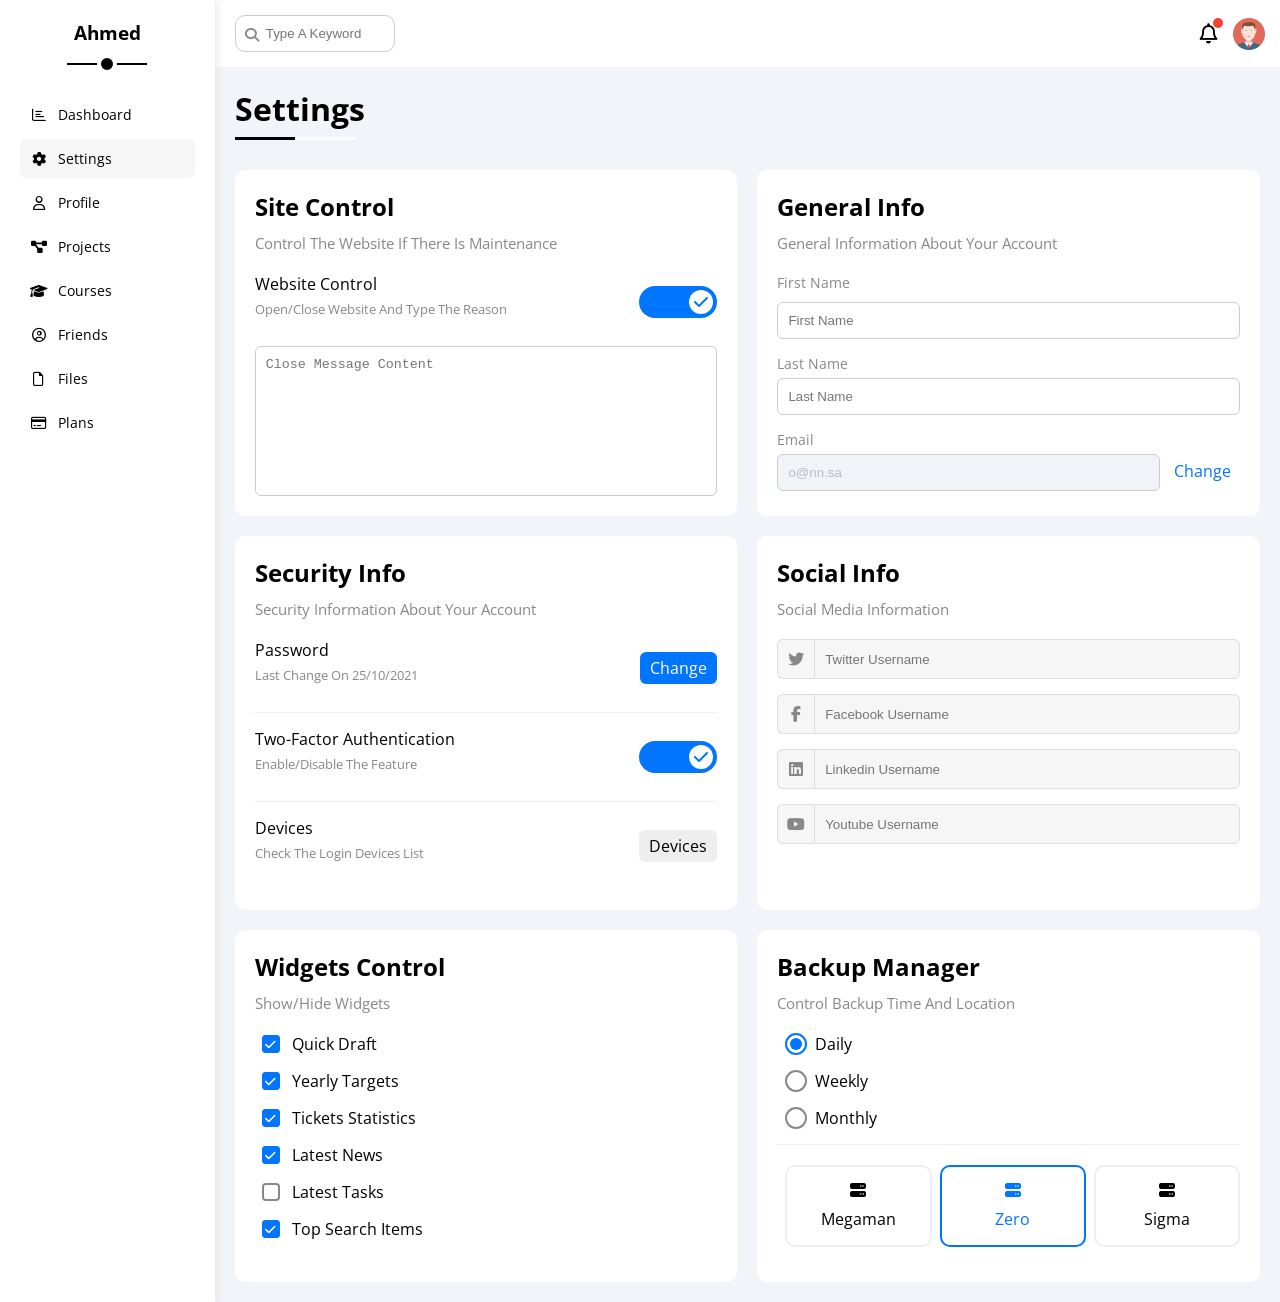
<file: settings.html>
<!DOCTYPE html>
<html lang="en">
    <head>
        <meta charset="UTF-8">
        <meta http-equiv="X-UA-Compatible" content="IE=edge">
        <meta name="viewport" content="width=device-width, initial-scale=1.0">
        <title>Settings</title>
        <link rel="stylesheet" href="css/all.min.css">
        <link rel="stylesheet" href="css/framework.css">
        <link rel="stylesheet" href="css/style.css">
        <link rel="preconnect" href="https://fonts.googleapis.com">
        <link rel="preconnect" href="https://fonts.gstatic.com" crossorigin="">
        <link href="https://fonts.googleapis.com/css2?family=Open+Sans:wght@300;500&amp;display=swap" rel="stylesheet">
    </head>
    <body>
        <div class="page d-flex">
            <div class="sidebar bg-white p-20 p-relative">
                <h3 class="p-relative txt-c mt-0">Ahmed</h3>
                <ul>
                    <li>
                        <a class="d-flex align-center fs-14 c-black rad-6 p-10" href="index.html">
                            <i class="fa-regular fa-chart-bar fa-fw"></i>
                            <span>Dashboard</span>
                        </a>
                    </li>
                    <li>
                        <a class="active d-flex align-center fs-14 c-black rad-6 p-10" href="settings.html">
                            <i class="fa-solid fa-gear fa-fw"></i>
                            <span>Settings</span>
                        </a>
                    </li>
                    <li>
                        <a class="d-flex align-center fs-14 c-black rad-6 p-10" href="profile.html">
                            <i class="fa-regular fa-user fa-fw"></i>
                            <span>Profile</span>
                        </a>
                    </li>
                    <li>
                        <a class="d-flex align-center fs-14 c-black rad-6 p-10" href="projects.html">
                            <i class="fa-solid fa-diagram-project fa-fw"></i>
                            <span>Projects</span>
                        </a>
                    </li>
                    <li>
                        <a class="d-flex align-center fs-14 c-black rad-6 p-10" href="courses.html">
                            <i class="fa-solid fa-graduation-cap fa-fw"></i>
                            <span>Courses</span>
                        </a>
                    </li>
                    <li>
                        <a class="d-flex align-center fs-14 c-black rad-6 p-10" href="friends.html">
                            <i class="fa-regular fa-circle-user fa-fw"></i>
                            <span>Friends</span>
                        </a>
                    </li>
                    <li>
                        <a class="d-flex align-center fs-14 c-black rad-6 p-10" href="files.html">
                            <i class="fa-regular fa-file fa-fw"></i>
                            <span>Files</span>
                        </a>
                    </li>
                    <li>
                        <a class="d-flex align-center fs-14 c-black rad-6 p-10" href="plans.html">
                            <i class="fa-regular fa-credit-card fa-fw"></i>
                            <span>Plans</span>
                        </a>
                    </li>
                </ul>
            </div>
            <div class="content w-full">
                <!-- Start Head -->
                <div class="head bg-white p-15 between-flex">
                <div class="search p-relative">
                    <input class="p-10" type="search" placeholder="Type A Keyword">
                </div>
                <div class="icons d-flex align-center">
                    <span class="notification p-relative">
                    <i class="fa-regular fa-bell fa-lg"></i>
                    </span>
                    <img src="image/avatar.png" alt="">
                </div>
            </div>
            <!-- End Head -->
            <h1 class="p-relative">Settings</h1>
            <div class="settings-page m-20 d-grid gap-20">
                <!-- Start Settings Box -->
                <div class="p-20 bg-white rad-10">
                    <h2 class="mt-0 mb-10">Site Control</h2>
                    <p class="mt-0 mb-20 c-grey fs-15">Control The Website If There Is Maintenance</p>
                    <div class="mb-15 between-flex">
                        <div>
                            <span>Website Control</span>
                            <p class="c-grey mt-5 mb-0 fs-13">Open/Close Website And Type The Reason</p>
                        </div>
                        <div>
                            <label>
                                <input class="toggle-checkbox" type="checkbox" checked="">
                                <div class="toggle-switch"></div>
                            </label>
                        </div>
                    </div>
                    <textarea class="close-message p-10 rad-6 d-block w-full" placeholder="Close Message Content"></textarea>
                </div>
                <!-- End Settings Box -->
                <!-- Start Settings Box -->
                <div class="p-20 bg-white rad-10">
                    <h2 class="mt-0 mb-10">General Info</h2>
                    <p class="mt-0 mb-20 c-grey fs-15">General Information About Your Account</p>
                    <div class="mb-15">
                        <label class="fs-14 c-grey d-block mb-10" for="first">First Name</label>
                        <input class="b-none border-ccc p-10 rad-6 d-block w-full" type="text" id="first" placeholder="First Name">
                    </div>
                    <div class="mb-15">
                        <label class="fs-14 c-grey d-block mb-5" for="last">Last Name</label>
                        <input class="b-none border-ccc p-10 rad-6 d-block w-full" id="last" type="text" placeholder="Last Name">
                    </div>
                    <div>
                        <label class="fs-14 c-grey d-block mb-5" for="email">Email</label>
                        <input class="email b-none border-ccc p-10 rad-6 w-full mr-10" id="email" type="email" value="o@nn.sa" disabled="">
                        <a class="c-blue" href="#">Change</a>
                    </div>
                </div>
                <!-- End Settings Box -->
                <!-- Start Settings Box -->
                <div class="p-20 bg-white rad-10">
                    <h2 class="mt-0 mb-10">Security Info</h2>
                    <p class="mt-0 mb-20 c-grey fs-15">Security Information About Your Account</p>
                    <div class="sec-box mb-15 between-flex">
                        <div>
                        <span>Password</span>
                        <p class="c-grey mt-5 mb-0 fs-13">Last Change On 25/10/2021</p>
                        </div>
                        <a class="button bg-blue c-white btn-shape" href="#">Change</a>
                    </div>
                    <div class="sec-box mb-15 between-flex">
                        <div>
                        <span>Two-Factor Authentication</span>
                        <p class="c-grey mt-5 mb-0 fs-13">Enable/Disable The Feature</p>
                        </div>
                        <label>
                        <input class="toggle-checkbox" type="checkbox" checked="">
                        <div class="toggle-switch"></div>
                        </label>
                    </div>
                    <div class="sec-box between-flex">
                        <div>
                        <span>Devices</span>
                        <p class="c-grey mt-5 mb-0 fs-13">Check The Login Devices List</p>
                        </div>
                        <a class="bg-eee c-black btn-shape" href="#">Devices</a>
                    </div>
                </div>
                <!-- End Settings Box -->
                <!-- Start Settings Box -->
                <div class="social-boxes p-20 bg-white rad-10">
                    <h2 class="mt-0 mb-10">Social Info</h2>
                    <p class="mt-0 mb-20 c-grey fs-15">Social Media Information</p>
                    <div class="d-flex align-center mb-15">
                        <i class="fa-brands fa-twitter center-flex c-grey"></i>
                        <input class="w-full" type="text" placeholder="Twitter Username">
                    </div>
                    <div class="d-flex align-center mb-15">
                        <i class="fa-brands fa-facebook-f center-flex c-grey"></i>
                        <input class="w-full" type="text" placeholder="Facebook Username">
                    </div>
                    <div class="d-flex align-center mb-15">
                        <i class="fa-brands fa-linkedin center-flex c-grey"></i>
                        <input class="w-full" type="text" placeholder="Linkedin Username">
                    </div>
                    <div class="d-flex align-center">
                        <i class="fa-brands fa-youtube center-flex c-grey"></i>
                        <input class="w-full" type="text" placeholder="Youtube Username">
                    </div>
                </div>
                <!-- End Settings Box -->
                <!-- Start Settings Box -->
                <div class="widgets-control p-20 bg-white rad-10">
                    <h2 class="mt-0 mb-10">Widgets Control</h2>
                    <p class="mt-0 mb-20 c-grey fs-15">Show/Hide Widgets</p>
                    <div class="control d-flex align-center mb-15">
                        <input type="checkbox" id="one" checked="">
                        <label for="one">Quick Draft</label>
                    </div>
                    <div class="control d-flex align-center mb-15">
                        <input type="checkbox" id="two" checked="">
                        <label for="two">Yearly Targets</label>
                    </div>
                    <div class="control d-flex align-center mb-15">
                        <input type="checkbox" id="three" checked="">
                        <label for="three">Tickets Statistics</label>
                    </div>
                    <div class="control d-flex align-center mb-15">
                        <input type="checkbox" id="four" checked="">
                        <label for="four">Latest News</label>
                    </div>
                    <div class="control d-flex align-center mb-15">
                        <input type="checkbox" id="five">
                        <label for="five">Latest Tasks</label>
                    </div>
                    <div class="control d-flex align-center mb-15">
                        <input type="checkbox" id="six" checked="">
                        <label for="six">Top Search Items</label>
                    </div>
                </div>
                <!-- End Settings Box -->
                <!-- Start Settings Box -->
                <div class="backup-control p-20 bg-white rad-10">
                    <h2 class="mt-0 mb-10">Backup Manager</h2>
                    <p class="mt-0 mb-20 c-grey fs-15">Control Backup Time And Location</p>
                    <div class="date d-flex align-center mb-15">
                        <input type="radio" name="time" id="daily" checked="">
                        <label for="daily">Daily</label>
                    </div>
                    <div class="date d-flex align-center mb-15">
                        <input type="radio" name="time" id="weekly">
                        <label for="weekly">Weekly</label>
                    </div>
                    <div class="date d-flex align-center mb-15">
                        <input type="radio" name="time" id="monthly">
                        <label for="monthly">Monthly</label>
                    </div>
                    <div class="servers d-flex align-center txt-c">
                        <input type="radio" name="servers" id="server-one">
                        <div class="server mb-15 rad-10 w-full">
                            <label class="d-block m-15" for="server-one">
                                <i class="fa-solid fa-server d-block mb-10"></i>
                                Megaman
                            </label>
                        </div>
                        <input type="radio" name="servers" id="server-two" checked="">
                        <div class="server mb-15 rad-10 w-full">
                            <label class="d-block m-15" for="server-two">
                                <i class="fa-solid fa-server d-block mb-10"></i>
                                Zero
                            </label>
                        </div>
                        <input type="radio" name="servers" id="server-three">
                        <div class="server mb-15 rad-10 w-full">
                            <label class="d-block m-15" for="server-three">
                                <i class="fa-solid fa-server d-block mb-10"></i>
                                Sigma
                            </label>
                        </div>
                    </div>
                </div>
                <!-- End Settings Box -->
                <!-- </div> -->
            </div>
        </div>
    </body>
</html>
</file>
<file: css/framework.css>
:root {
    --blue-color: #0075ff;
    --blue-alt-color: #0d69d5;
    --orange-color: #f59e0b;
    --green-color: #22c55e;
    --red-color: #f44336;
    --grey-color: #888;
}
/* Start Box */
.d-flex{
    display: flex;
}
.f-wrap{
    flex-wrap: wrap;
}
.d-block{
    display: block;
}
.align-center{
    align-items: center;
}
.d-grid{
    display: grid;
}
.gap-20{
    gap: 20px;
}
.space-between{
    justify-content: space-between;
}
/* End Box */
/* Start Paddong + Margin */
.p-10{
    padding: 10px;
}
.pt-10{
    padding-top: 10px;
}
.pt-15{
    padding-top: 15px;
}
.pt-20{
    padding-top: 20px;
}
.p-15{
    padding: 15px;
}
.pl-15{
    padding-left: 15px;
}
.p-20{
    padding: 20px;
}
.pb-10{
    padding-bottom: 10px;
}
.pb-15{
    padding-bottom: 15px;
}
.pb-20{
    padding-bottom: 20px;
}
.m-0{
    margin: 0;
}
.m-15{
    margin: 15px;
}
.m-20{
    margin: 20px;
}
.mt-0{
    margin-top: 0;
}
.mt-5{
    margin-top: 5px;
}
.mt-10{
    margin-top: 10px;
}
.mt-20{
    margin-top: 20px;
}
.mt-25{
    margin-top: 25px;
}
.mr-10{
    margin-right: 10px;
}
.mr-15{
    margin-right: 15px;
}
.mb-5{
    margin-bottom: 5px;
}
.mb-10{
    margin-bottom: 10px;
}
.mb-15{
    margin-bottom: 15px;
}
.mb-20{
    margin-bottom: 20px;
}
.mb-25{
    margin-bottom: 25px;
}
/* End Paddong + Margin */
/* Start Color */
.c-black{
    color: #000;
} 
.c-white{
    color: white;
}
.c-grey{
    color: var(--grey-color);
}
.c-orange{
    color: var(--orange-color);
}
.c-blue{
    color: var(--blue-color);
}
.c-green{
    color: var(--green-color);
}
.c-red{
    color: var(--red-color);
}
.bg-white{
    background-color: white;
}
.bg-blue{
    background-color: var(--blue-color);
}
.bg-green{
    background-color: var(--green-color);
}
.bg-orange{
    background-color: var(--orange-color);
}
.bg-eee{
    background-color: #eee;
}
.bg-red{
    background-color: var(--red-color);
}
/* End Color */
.p-relative{
    position: relative;
}
.txt-c{
    text-align: center;
}
.fs-12{
    font-size: 12px;
}
.fs-13{
    font-size: 13px;
}
.fs-14{
    font-size: 14px;
}
.fs-15{
    font-size: 15px;
}
.fs-25{
    font-size: 25px;
}
.fw-bold{
    font-weight: bold;
}
.rad-6{
    border-radius: 6px;
}
.rad-10{
    border-radius: 10px;
}
.rad-half{
    border-radius: 50%;
}
.w-full{
    width: 100%;
}
.w-fit{
    width: fit-content;
}
.h-full{
    height: 100%;
}
.b-none{
    border: none;
}
.border-ccc{
    border: 1px solid #ccc;
}
.border-eee {
    border: 1px solid #eee;
}
/* Start Component */
.center-flex{
    display: flex;
    align-items: center;
    justify-content: center;
}
.between-flex{
    display: flex;
    align-items: center;
    justify-content: space-between;
}
.btn-shape{
    border-radius: 6px;
    padding: 5px 10px;
}
/* End Component */
/* ========================= */
@media (max-width: 767px){
    .txt-c-mobile{
        text-align: center;
    }
    .block-mobile{
        display: block;
    }
    .hide-mobile{
        display: none;
    }
}
</file>
<file: css/style.css>
:root {
    --blue-color: #0075ff;
    --blue-alt-color: #0d69d5;
    --orange-color: #f59e0b;
    --green-color: #22c55e;
    --red-color: #f44336;
    --grey-color: #888;
}
*{
    box-sizing: border-box;
}
*:focus{
    outline: none;
}
a{
    text-decoration: none;
}
ul{
    padding: 0;
    list-style: none;
}
::-webkit-scrollbar{
    width: 15px;
}
::-webkit-scrollbar-track{
    background-color: white;
}
::-webkit-scrollbar-thumb{
    background-color: var(--blue-color);
}
::-webkit-scrollbar-thumb:hover{
    background-color: var(--blue-alt-color);
}
body{
    font-family: "Open Sans", sans-serif;
    margin: 0;
}
.page{
    background-color: #f1f5f9;
    min-height: 100vh;
}
/* Start Sidebar */
.sidebar {
    width: 250px;
    box-shadow: 0 0 10px #ddd;
}
.sidebar > h3 {
    margin-bottom: 50px;
}
.sidebar > h3::before, .sidebar > h3::after {
    content: "";
    background-color: black;
    transform: translateX(-50%);
    position: absolute;
    left: 50%;
}
.sidebar > h3::before{
    width: 80px;
    height: 2px;
    bottom: -20px;
}
.sidebar > h3::after{
    bottom: -29px;
    width: 12px;
    height: 12px;
    border-radius: 50%;
    border: 4px solid white;
}
.sidebar ul li a{
    margin-bottom: 5px;
    transition: .3s;
}
.sidebar ul li a:hover,
.sidebar ul li .active{
    background-color: #f6f6f6;
}
.sidebar ul li a span{
    margin-left: 10px;
}
@media (max-width: 767px) {
    .sidebar{
        width: 62px;
        padding: 10px;
    }
    .sidebar > h3{
        font-size: 14px;
        margin-bottom: 15px;
        padding: 0;
    }
    .sidebar > h3::before,
    .sidebar > h3::after{
        display: none;
    }
    .sidebar ul li a span{
        display: none;
    }
}
/* End Sidebar */
/* Start Content Head */
.content{
    overflow: hidden;
}
.head .search::before{
    font-family: var(--fa-style-family-classic);
    content: "\f002";
    font-weight: 900;
    position: absolute;
    left: 15px;
    top: 50%;
    transform: translateY(-50%);
    font-size: 14px;
    color: var(--grey-color);
}
.head .search input{
    border: 1px solid #ccc;
    border-radius: 10px;
    margin-left: 5px;
    padding-left: 30px;
    width: 160px;
    transition: width 0.3s;
}
.head .search input:focus{
    width: 200px;
}
.head .search input:focus::placeholder{
    opacity: 0;
}
.head .icons .notification::before{
    content: "";
    position: absolute;
    width: 10px;
    height: 10px;
    background-color: var(--red-color);
    border-radius: 50%;
    right: -5px;
    top: -5px;
}
.head .icons img{
    width: 32px;
    height: 32px;
    margin-left: 15px;
}
.page h1{
    margin: 20px 20px 40px;
}
.page h1::before,
.page h1::after{
    content: "";
    position: absolute;
    bottom: -10px;
    left: 0;
    height: 3px;
}
.page h1::before{
    background-color: white;
    width: 120px;
}
.page h1::after{
    background-color: black;
    width: 60px;
}
.wrapper{
    grid-template-columns: repeat(auto-fill, minmax(450px, 1fr));
    margin-left: 20px;
    margin-right: 20px;
}
@media (max-width: 767px) {
    .wrapper{
        grid-template-columns: minmax(200px, 1fr);
        gap: 10px;
        margin-left: 10px;
        margin-right: 10px;
    }
}
/* End  Content  Head */
/* Start welcome widgit */
.welcome{
    overflow: hidden;
}
.welcome .intro img{
    width: 200px;
    margin-bottom: -10px;
}
.welcome .avatar{
    width: 64px;
    height: 64px;
    border: 2px solid white;
    border-radius: 50%;
    padding: 2px;
    box-shadow: 0 0 5px #ddd;
    margin-left: 20px;
    margin-top: -32px;
}
.welcome .body{
    border-top: 1px solid #eee;
    border-bottom: 1px solid #eee;
}
.welcome .body > div{
    flex: 1;
}
.welcome .visit{
    margin: 0 15px 15px auto;
    transition: 0.3s;
}
.welcome .visit:hover{
    background-color: var(--blue-alt-color);
}
@media (max-width: 767px) {
    .welcome .intro{
        padding-bottom: 30px;
    }
    .welcome .avatar{
        margin-left: 0;
    }
    .welcome .body > div:not(:last-child){
        margin-bottom: 20px;
    }
}
/* End welcome widget */
/* Start Quick Draft Widget */
.quick-draft textarea{
    min-height: 180px;
    resize: none;
}
.quick-draft .save{
    margin-left: auto;
    cursor: pointer;
    transition: 0.3s;
}
.quick-draft .save:hover{
    background-color: var(--blue-alt-color);
}
/* End Quick Draft Widget */
/* Start Targets Widget */
.targets .target-row .icon{
    width: 80px;
    height: 80px;
    margin-right: 15px;
}
.targets .details{
    flex: 1;
}
.targets .details .progress{
    height: 4px;
}
.targets .details .progress > span{
    position: absolute;
    left: 0;
    top: 0;
    height: 100%;
}
.targets .details .progress > span  span{
    position: absolute;
    bottom: 16px;
    right: -16px;
    color: white;
    padding: 2px 5px;
    border-radius: 6px;
    font-size: 13px;
}
.targets .details .progress > span  span::after{
    content: "";
    border-color: transparent;
    border-width: 5px;
    border-style: solid;
    position: absolute;
    bottom: -10px;
    left: 50%;
    transform: translateX(-50%);
}
.targets .details .progress > .blue  span::after{
    border-top-color: var(--blue-color);
}
.targets .details .progress > .orange  span::after{
    border-top-color: var(--orange-color);
}
.targets .details .progress > .green  span::after{
    border-top-color: var(--green-color);
}
.blue .icon, 
.blue .progress{
    background-color: rgb(0 117 255 / 20%);
}
.orange .icon, 
.orange .progress{
    background-color: rgb(245 158 11 / 20%);
}
.green .icon, 
.green .progress{
    background-color: rgb(34 197 94 / 20%);
}
/* End Targets Widget */
/* Start Ticket Widget */
.tickets .box{
    border: 1px solid #ccc;
    width: calc(50% - 10px);
}
@media (max-width: 767px) {
    .tickets .box{
        width: 100%;
    }
}
/* End Ticket Widget */
/* Start Latest News Widget */
.latest-news .news-row:not(:last-of-type){
    margin-bottom: 20px;
    padding-bottom: 20px;
    border-bottom: 1px solid #eee;
}
.latest-news .news-row img{
    width: 100px;
    border-radius: 6px;
    margin-right: 15px;
}
.latest-news .info{
    flex-grow: 1;
}
.latest-news .info h3{
    margin: 0 0 6px;
    font-size: 16px;
}
@media (max-width: 767px) {
    .latest-news .news-row{
        display: block;
    }
    .latest-news .news-row .label{
        margin: 10px auto;
        width: fit-content;
    }
}
/* End   Latest News Widget */
/* Start Tasks Widget */
.tasks .task-row:not(:last-of-type){
    margin-bottom: 15px;
    padding-bottom: 15px;
    border-bottom: 1px solid #eee;
}
.tasks .info{
    flex-grow: 1;
}
.tasks .done{
    opacity: 0.3;
}
.tasks .done h3,
.tasks .done p{
    text-decoration: line-through;
}
.tasks .delete{
    cursor: pointer;
    transition: 0.3s;
}
.tasks .delete:hover{
    color: var(--red-color);
}
/* End Tasks Widget */
/* Start Latest Uploads Widget */
.latest-uploads ul li:not(:last-child){
    border-bottom: 1px solid #eee;
}
.latest-uploads ul li img{
    width: 40px;
    height: 40px;
}
/* End Latest Uploads Widget */
/* Start Last Project Progress Widget */
.last-project ul::before{
    content: "";
    position: absolute;
    left: 11px;
    width: 2px;
    height: 100%;
    background-color: var(--blue-color);
}
.last-project ul li::before{
    content: "";
    width: 20px;
    height: 20px;
    display: block;
    border-radius: 50%;
    background-color: white;
    border: 2px solid white;
    outline: 2px solid var(--blue-color);
    margin-right: 15px;
    z-index: 1;
}
.last-project ul li.done::before{
    background-color: var(--blue-color);
}
.last-project ul li.current::before{
    animation: change-color 2.4s alternate infinite;
}
.last-project .launch-icon{
    position: absolute;
    right: 0;
    bottom: 0;
    width: 160px;
    opacity: 0.4;
}
/* End Last Project Progress Widget */
/* Start Latest News Widget */
.reminders ul li .key{
    width: 15px;
    height: 15px;
}
.reminders ul li > .blue{
    border-left: 2px solid var(--blue-color);
}
.reminders ul li > .green{
    border-left: 2px solid var(--green-color);
}
.reminders ul li > .orange{
    border-left: 2px solid var(--orange-color);
}
.reminders ul li > .red{
    border-left: 2px solid var(--red-color);
}
/* End Latest News Widget */
/* Start Latest Post Widget */
.latest-post .avatar{
    width: 48px;
    height: 48px;
}
.latest-post .post-content{
    min-height: 140px;
    text-transform: capitalize;
    line-height: 1.7;
    border-top: 1px solid #eee;
    border-bottom: 1px solid #eee;
}
/* End Latest Post Widget */
/* Start Social Media Stats Widget */
.social-media .box{
    padding-left: 70px;
}
.social-media .box i{
    position: absolute;
    left: 0;
    top: 0;
    width: 52px;
    transition: 0.3s;
}
.social-media .box i:hover{
    transform: rotate(5deg);
}
.social-media .twitter{
    background-color: rgb(29 161 242 / 20%);
    color: #1da1f2;
}
.social-media .twitter i,
.social-media .twitter a{
    background-color: #1da1f2;
}
.social-media .facebook{
    background-color: rgb(24 119 242 / 20%);
    color: #1da1f2;
}
.social-media .facebook i,
.social-media .facebook a{
    background-color: #1da1f2;
}
.social-media .youtube{
    background-color: rgb(255 0 0 / 20%);
    color: #ff0000;
}
.social-media .youtube i,
.social-media .youtube a{
    background-color: #ff0000;
}
.social-media .linkedin{
    background-color: rgb(0 119 181 / 20%);
    color: #0077b5;
}
.social-media .linkedin i,
.social-media .linkedin a{
    background-color: #0077b5;
}
/* End Social Media Stats Widget */
/* Start Projects Table */
.projects .responsive-table{
    overflow-x: auto;
}
.projects table{
    min-width: 1000px;
    border-spacing: 0;
}
.projects thead td{
    background-color: #eee;
    font-weight: bold;
}
.projects table td{
    padding: 15px;
}
.projects tbody td{
    border-bottom: 1px solid #eee;
    border-left: 1px solid #eee;
    transition: 0.3s;
}
.projects table tbody td img{
    width: 32px;
    height: 32px;
    border-radius: 50%;
    padding: 2px;
    background-color: white;
}
.projects table img:not(:first-child){
    margin-left: -20px;
}
.projects table tr td:last-child{
    border-right: 1px solid #eee;
}
.projects tbody tr:hover td{
    background-color: #faf7f7;
}
/* End Projects Table */
/* Start Settings */
.settings-page{
    grid-template-columns: repeat(auto-fill, minmax(500px, 1fr));
}
.settings-page .close-message{
    border: 1px solid #ccc;
    resize: none;
    min-height: 150px;
}
.settings-page .email{
    display: inline-block;
    width: calc(100% - 80px);
}
.settings-page .sec-box{
    padding-bottom: 15px;
}
.settings-page .sec-box:not(:last-of-type){
    border-bottom: 1px solid #eee;
}
.settings-page .sec-box .button{
    transition: 0.3s;
}
.settings-page .sec-box .button:hover{
    background-color: var(--blue-alt-color);
}
.settings-page .social-boxes i{
    width: 40px;
    height: 40px;
    background-color: #f6f6f6;
    border: 1px solid #ddd;
    border-right: none;
    border-radius: 6px 0 0 6px;
    transition: 0.3s;
}
.settings-page .social-boxes input{
    height: 40px;
    background-color: #f6f6f6;
    border: 1px solid #ddd;
    padding-left: 10px;
    border-radius: 0 6px 6px 0;
}
.settings-page .social-boxes > div:focus-within i{
    color: black;
}
.widgets-control .control input[type="checkbox"]{
    -webkit-appearance: none;
    appearance: none;
}
.widgets-control .control label {
    padding-left: 30px;
    cursor: pointer;
    position: relative;
}
.widgets-control .control label::before{
    content: "";
    position: absolute;
    top: 50%;
    left: 0;
    top: 50%;
    width: 14px;
    height: 14px;
    border: 2px solid var(--grey-color);
    margin-top: -9px;
    border-radius: 4px;
}
.widgets-control .control label:hover::before{
    background-color: var(--blue-alt-color);
}
.widgets-control .control label::after{
    font-family: var(--fa-style-family-classic);
    content: "\f00c";
    font-weight: 900;
    position: absolute;
    left: 0;
    top: 50%;
    border-radius: 4px;
    margin-top: -9px;
    background-color: var(--blue-color);
    color: white;
    font-size: 12px;
    width: 18px;
    height: 18px;
    display: flex;
    justify-content: center;
    align-items: center;
    transform: scale(0) rotate(360deg);
    transition: 0.3s;
}
.widgets-control .control input[type="checkbox"]:checked + label::after{
    transform: scale(1);
}
@media (max-width: 767px) {
    .settings-page{
        grid-template-columns: minmax(100px, 1fr);
        margin-left: 10px;
        margin-right: 10px;
        gap: 10px;
    }
}
.backup-control input[type="radio"] {
    -webkit-appearance: none;
    appearance: none;
}
.backup-control .date label{
    padding-left: 30px;
    position: relative;
    cursor: pointer;
}
.backup-control .date label::before{
    content: "";
    position: absolute;
    top: 50%;
    left: 0;
    margin-top: -11px;
    width: 18px;
    height: 18px;
    border: 2px solid var(--grey-color);
    border-radius: 50%;
}
.backup-control .date label::after {
    content: "";
    position: absolute;
    left: 5px;
    top: 5px;
    width: 12px;
    height: 12px;
    background: var(--blue-color);
    border-radius: 50%;
    transition: 0.3s;
    transform: scale(0);
}
.backup-control .date input[type="radio"]:checked + label::before{
    border-color: var(--blue-color);
}
.backup-control .date input[type="radio"]:checked + label::after{
    transform: scale(1);
}

.backup-control .servers {
    border-top: 1px solid #eee;
    padding-top: 20px;
}
@media (max-width: 767px){
    .backup-control .servers{
        flex-direction: column;
    }
}
.backup-control .servers .server{
    border: 2px solid #eee;
    position: relative;
}
.backup-control .servers .server label{
    cursor: pointer;
}
.backup-control .servers input[type="radio"]:checked + .server{
    border-color: var(--blue-color);
    color: var(--blue-color);
}

.toggle-checkbox{
    -webkit-appearance: none;
    appearance: none;
    display: none;
}
.toggle-switch{
    background-color: #ccc;
    width: 78px;
    height: 32px;
    border-radius: 16px;
    position: relative;
    transition: 0.3s;
    cursor: pointer;
}
.toggle-switch::before{
    font-family: var(--fa-style-family-classic);
    content: "\f00d";
    font-weight: 900;
    background-color: white;
    width: 24px;
    height: 24px;
    position: absolute;
    border-radius: 50%;
    top: 4px;
    left: 4px;
    display: flex;
    justify-content: center;
    align-items: center;
    color: #aaa;
    transition: 0.3s;
}
.toggle-checkbox:checked + .toggle-switch{
    background-color: var(--blue-color);
}
.toggle-checkbox:checked + .toggle-switch::before{
    content: "\f00c";
    left: 50px;
    color: var(--blue-color);
}
.settings-page :disabled{
    cursor: no-drop;
    background-color: #f0f4f8;
    color: #bbb;
}
/* End Settings */
/* Start profile-page */
.profile-page .avatar-box {
    width: 300px;
}
@media (min-width: 768px) {
    .profile-page .avatar-box {
        border-right: 1px solid #eee;
    }
}
@media (max-width: 767px) {
    .profile-page .overview {
        flex-direction: column;
    }
    .profile-page .other-data{
        flex-direction: column;
    }
}
.profile-page .avatar-box > img{
    width: 120px;
    height: 120px;
}
.profile-page .info-box .box {
    flex-wrap: wrap;
    border-bottom: 1px solid #eee;
    transition: 0.3s;
}
.profile-page .info-box .box:hover{
    background-color: #f9f9f9;
}
.profile-page .info-box h4 {
    font-weight: normal;
}
.profile-page .info-box .box > div {
    min-width: 250px;
    padding: 10px 0 0;
}
.profile-page .info-box .toggle-switch {
    height: 20px;
}
@media (max-width: 767px) {
    .profile-page .info-box .toggle-switch{
        margin: auto;
    }
}
.profile-page .info-box .toggle-switch::before {
    width: 12px;
    height: 12px;
    font-size: 8px;
}
.profile-page .info-box .toggle-checkbox:checked + .toggle-switch::before{
    left: 62px;
}

.profile-page .skills-card{
    flex: 1;
}
.profile-page .skills-card ul li{
    padding: 15px 0;
}
.profile-page .skills-card ul li:not(:last-child){
    border-bottom: 1px solid #eee;
}
.profile-page .skills-card ul li span{
    display: inline-flex;
    padding: 4px 10px;
    border-radius: 6px;
    font-size: 14px;
    background-color: #eee;
}
.profile-page .skills-card ul li span:not(:last-child){
    margin-right: 5px;
}
.profile-page .activities{
    flex: 2;
}
.profile-page .activity:not(:last-of-type){
    border-bottom: 1px solid #eee;
    padding-bottom: 20px;
    margin-bottom: 20px;
}
.profile-page .activity img{
    width: 64px;
    height: 64px;
    margin-right: 10px;
}
@media (min-width: 768px){
    .profile-page .activity .date{
        margin-left: auto;
        text-align: right;
    }
}
@media (max-width: 767px){
    .profile-page .activity{
        flex-direction: column;
    }
    .profile-page .activity img{
        margin-right: 0;
        margin-bottom: 15px;
    }
    .profile-page .activity img{
        margin-top: 15px;
    }
}
/* End profile-page */
/*  */
.projects-page {
    grid-template-columns: repeat(auto-fill, minmax(500px, 1fr));
}
@media (max-width: 767px){
    .projects-page {
        grid-template-columns: minmax(250px, 1fr);
        gap: 10px;
        margin-left: 10px;
        margin-right: 10px;
    }
}
/* .profile-page .project{
    position: relative;
} */
.projects-page .project .date{
    position: absolute;
    right: 10px;
    top: 10px;
}
.projects-page .project h4{
    font-weight: normal;
}
.projects-page .project .team{
    position: relative;
    min-height: 80px;
}
.projects-page .project .team img{
    width: 40px;
    height: 40px;
    border-radius: 50%;
    border: 2px solid white;
    /* margin-left: -20px; */
}
.projects-page .project .team a{
    position: absolute;
    left: 0;
    bottom: 0;
    transition: 0.3s;
}
.projects-page .project .team a:nth-child(2){
    left: 25px;
}
.projects-page .project .team a:nth-child(3){
    left: 50px;
}
.projects-page .project .team a:nth-child(4){
    left: 75px;
}
.projects-page .project .team a:nth-child(5){
    left: 100px;
}
.projects-page .project .team a:hover{
    z-index: 7;
}
.projects-page .project .do{
    justify-content: flex-end;
    border-top: 1px solid #eee;
    padding-top: 15px;
    margin-top: 15px;
}
.projects-page .project .do span{
    padding: 3px 8px;
    margin-left: 5px;
    width: fit-content;
}
.projects-page .project .info{
    border-top: 1px solid #eee;
    margin-top: 15px;
    padding-top: 15px;
}
.projects-page .project .prog{
    width: 260px;
    height: 8px;
    position: relative;
    border-radius: 6px;
}
@media (max-width: 767px){
    .projects-page .project .do {
        flex-direction: column;
    }
    .projects-page .project .do span:not(:last-child){
        margin-bottom: 15px;
    }
    .projects-page .project .info{
        flex-direction: column;
    }
    .projects-page .project .prog{
        margin-bottom: 15px;
    }
}
.projects-page .project .prog span{
    position: absolute;
    left: 0;
    top: 0;
    height: 100%;
}
/*  */
/*  */
.courses-page{
    grid-template-columns: repeat(auto-fill, minmax(300px, 1fr));
    gap: 20px;
}
.courses-page .course .cover{
    max-width: 100%;
    border-top-left-radius: 6px;
    border-top-right-radius: 6px;
}
.courses-page .course .instructor{
    position: absolute;
    top: 20px;
    left: 20px;
    width: 64px;
    height: 64px;
    border: 2px solid white;
    border-radius: 50%;
}
.courses-page .course .description{
    line-height: 1.8;
}
.courses-page .course .info{
    display: flex;
    justify-content: space-between;
    border-top: 1px solid #eee;
}
.courses-page .course .info .title{
    position: absolute;
    left: 50%;
    top: -15px;
    transform: translateX(-50%);
}
/*  */
/*  */
.friends-page{
    grid-template-columns: repeat(auto-fill, minmax(300px, 1fr));
    gap: 20px;
}
/* .friends-page .friend .contact{
    margin-right: 10px;
} */
.friends-page .friend .contact i{
    background-color: #eee;
    padding: 10px;
    border-radius: 50%;
    color: #666;
    font-size: 13px;
    cursor: pointer;
}
.friends-page .friend img{
    width: 100px;
    height: 100px;
}
.friends-page .friend .icons {
    border-top: 1px solid #eee;
    border-bottom: 1px solid #eee;
    margin-top: 15px;
    margin-bottom: 15px;
    padding-top: 15px;
    padding-bottom: 15px;
}
.friends-page .friend .icons .vip {
    position: absolute;
    right: 0;
    top: 50%;
    transform: translateY(-50%);
    font-size: 40px;
    opacity: 0.2;
}
/*  */
/*  */
.files-page {
    flex-direction: row-reverse;
    align-items: flex-start;
}
.files-page .files-stats {
    min-width: 260px;
}
.files-page .files-stats .icon {
    width: 40px;
    height: 40px;
    margin-right: 10px;
}
.files-page .files-stats .size {
    margin-left: auto;
}
.files-page .files-stats .blue {
    background-color: rgb(0 117 255 / 20%);
}
.files-page .files-stats .green {
    background-color: rgb(34 197 94 / 20%);
}
.files-page .files-stats .red {
    background-color: rgb(244 67 54 / 20%);
}
.files-page .files-stats .orange {
    background-color: rgb(245 158 11 / 20%);
}
.files-page .files-stats .upload {
    margin: 15px auto 0;
    padding: 10px 15px;
    transition: 0.3s;
}
.files-page .files-content {
    flex: 1;
    grid-template-columns: repeat(auto-fill, minmax(200px, 1fr));
}
.files-page .files-content img {
    width: 64px;
    height: 64px;
    transition: 0.3s; 
}
.files-page .files-content img:hover{
    transform: rotate(5deg);
}
.files-page .files-content .info {
    border-top: 1px solid #eee;
}
@media (max-width: 767px) {
    .files-page{
        flex-direction: column;
        align-items: normal;
    }
}
/*  */
/*  */
.plans-page{
    grid-template-columns: repeat(auto-fill, minmax(450px, 1fr));
}
@media (max-width: 767px) {
    .plans-page{
        grid-template-columns: repeat(auto-fill, minmax(250px, 1fr));
        margin-left: 10px;
        margin-right: 10px;
        gap: 10px;
    }
}
.plans-page .plan .top {
    border: 3px solid white;
    outline: 3px solid transparent;
}
.plans-page .plan.green .top{
    outline-color: var(--green-color);
}
.plans-page .plan.blue .top{
    outline-color: var(--blue-color);
}
.plans-page .plan.orange .top{
    outline-color: var(--orange-color);
}
.plans-page .plan .price {
    position: relative;
    font-size: 40px;
    width: fit-content;
    margin: auto;
}
.plans-page .plan .price span {
    position: absolute;
    left: -20px;
    top: 0;
    font-size: 25px;
}
.plans-page .plan ul li {
    padding: 15px 0;
    display: flex;
    align-items: center;
    font-size: 15px;
    border-bottom: 1px solid #eee;
}
.plans-page .plan ul li .yes {
    color: var(--green-color);
}
.plans-page .plan ul li .help {
    color: var(--grey-color);
    margin-left: auto;
    cursor: pointer;
}
.plans-page .plan ul li i:not(.yes, .help){
    color: var(--red-color);
}
/*  */
@keyframes change-color {
    0%,100%{
        background-color: var(--blue-color);
    }
    50%{
        background-color: white;
    }
}
</file>
